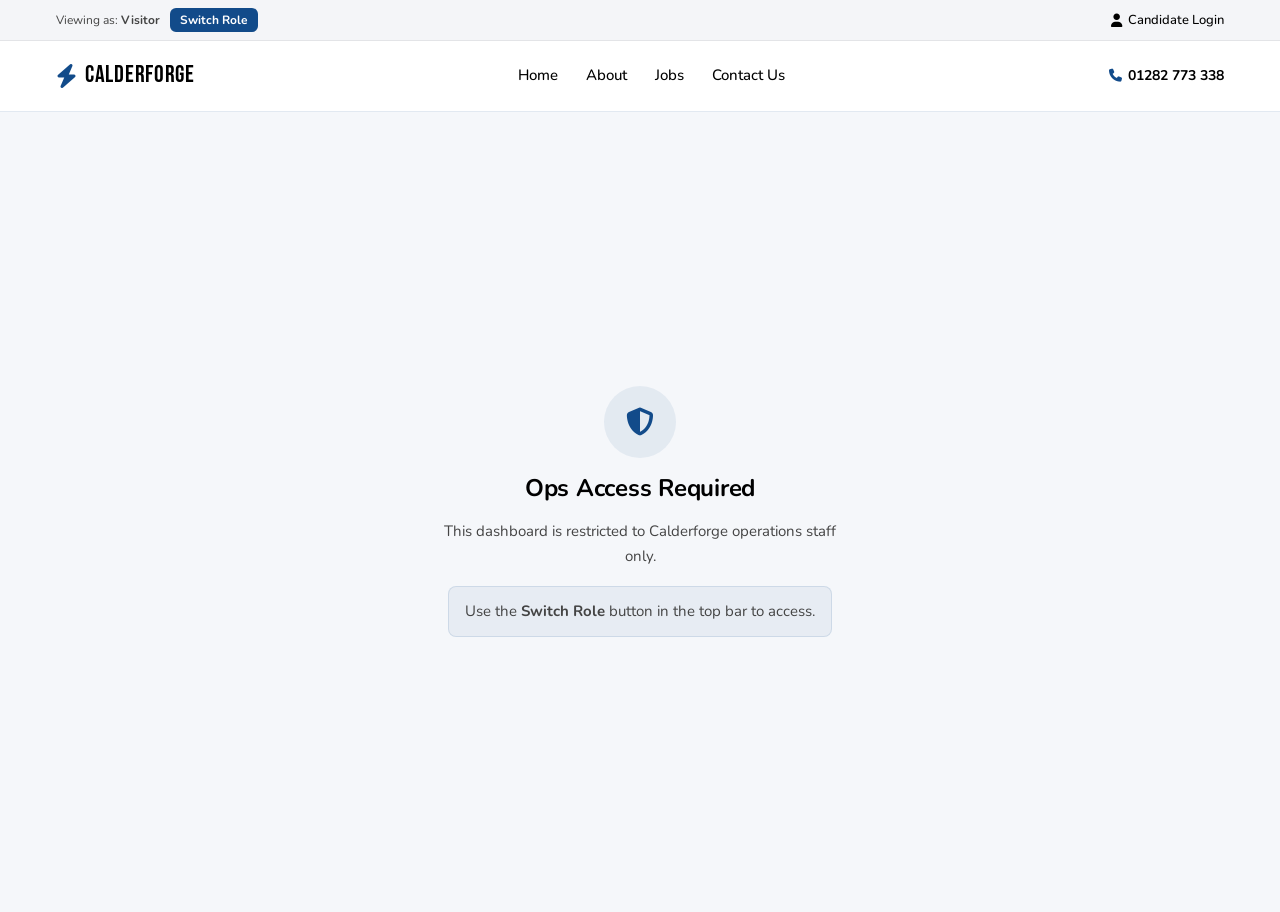
<file: applications.html>
﻿<!DOCTYPE html>
<html lang="en-GB" data-role="visitor">
<head>
  <meta charset="UTF-8">
  <script src="js/role-init.js"></script>
  <meta name="viewport" content="width=device-width, initial-scale=1.0">
  <meta name="description" content="Calderforge ops dashboard - manage and review job applicants.">
  <title>Applications | Calderforge Ops</title>
  <link rel="preconnect" href="https://fonts.googleapis.com">
  <link rel="preconnect" href="https://fonts.gstatic.com" crossorigin>
  <link href="https://fonts.googleapis.com/css2?family=Bebas+Neue&family=Nunito:wght@300;400;600;700;800&display=swap" rel="stylesheet">
  <link rel="stylesheet" href="https://cdnjs.cloudflare.com/ajax/libs/font-awesome/6.5.0/css/all.min.css">
  <link rel="stylesheet" href="css/style.css">
</head>
<body>

  <div class="top-bar">
    <div class="top-bar__inner container">
      <a href="/employer-login" class="top-bar__link top-bar__link--hidden">
        <i class="fa-solid fa-building" aria-hidden="true"></i>
        Employer Login
      </a>
      <a href="/candidate-login" class="top-bar__link">
        <i class="fa-solid fa-user" aria-hidden="true"></i>
        Candidate Login
      </a>
    </div>
  </div>

  <nav class="nav" id="nav">
    <div class="nav__inner container">
      <a href="index.html" class="nav__logo">
        <i class="fa-solid fa-bolt nav__logo-icon" aria-hidden="true"></i>
        <span class="nav__logo-text">Calderforge</span>
      </a>
      <ul class="nav__links" id="nav-links">
        <li><a href="index.html"><i class="fa-solid fa-house nav__icon" aria-hidden="true"></i>Home</a></li>
        <li><a href="about.html"><i class="fa-solid fa-circle-info nav__icon" aria-hidden="true"></i>About</a></li>
        <li><a href="jobs.html"><i class="fa-solid fa-briefcase nav__icon" aria-hidden="true"></i>Jobs</a></li>
        <li><a href="about.html#contact-form"><i class="fa-solid fa-envelope nav__icon" aria-hidden="true"></i>Contact Us</a></li>
        <li class="role-employer nav__dropdown">
          <button class="nav__dropdown-toggle" aria-expanded="false" aria-haspopup="true">
            <i class="fa-solid fa-gauge nav__icon" aria-hidden="true"></i>Admin<i class="fa-solid fa-chevron-down nav__dropdown-arrow" aria-hidden="true"></i>
          </button>
          <ul class="nav__submenu">
            <li><a href="media.html">Media</a></li>
            <li><a href="applications.html" class="active">Applicants</a></li>
          </ul>
        </li>
      </ul>
      <a href="tel:+441282773338" class="nav__phone">
        <i class="fa-solid fa-phone" aria-hidden="true"></i>
        01282 773 338
      </a>
      <button class="nav__hamburger" aria-label="Toggle navigation" aria-expanded="false" aria-controls="nav-links">
        <span></span>
        <span></span>
        <span></span>
      </button>
    </div>
  </nav>

  <main class="media-main media-main--apps">

    <!-- Access Gate -->
    <div class="ops-gate">
      <div class="ops-gate__inner">
        <div class="ops-gate__icon">
          <i class="fa-solid fa-shield-halved" aria-hidden="true"></i>
        </div>
        <h2>Ops Access Required</h2>
        <p>This dashboard is restricted to Calderforge operations staff only.</p>
        <p class="ops-gate__hint">Use the <strong>Switch Role</strong> button in the top bar to access.</p>
      </div>
    </div>

    <!-- Ops Dashboard -->
    <div class="ops-dashboard" id="ops-dashboard">

      <!-- Dashboard top bar -->
      <div class="dash-topbar">
        <div class="dash-topbar__left">
          <span class="dash-badge">Ops Only</span>
          <h1 class="dash-title">Applications</h1>
        </div>
        <div class="dash-topbar__right">
          <button class="dash-action-btn" id="btn-export">
            <i class="fa-solid fa-file-export" aria-hidden="true"></i>
            Export
          </button>
        </div>
      </div>

      <!-- Three-column layout -->
      <div class="apps-layout">

        <!-- Column 1: Vacancy list -->
        <div class="vacancies-panel">
          <div class="apps-panel-label">Vacancies</div>
          <div class="vacancy-select-wrap">
            <select class="vacancy-select" id="vacancy-select" aria-label="Select a vacancy"></select>
          </div>
          <div class="vacancies-panel__header">
            <input class="vacancies-panel__search" type="search" placeholder="Search vacancies..." id="vacancy-search" aria-label="Search vacancies">
          </div>
          <div class="vacancy-list" id="vacancy-list"></div>
        </div>

        <div class="apps-divider" aria-hidden="true"></div>

        <!-- Column 2: Applicant list -->
        <div class="applicants-panel">
          <div class="applicants-panel__header">
            <div class="applicants-panel__subheader">
              <span class="applicants-panel__vacancy-title" id="applicants-vacancy-title">Select a vacancy</span>
              <span class="applicants-panel__count" id="applicants-count"></span>
            </div>
            <div class="apps-tabs">
              <button class="apps-tab apps-tab--active" data-tab="all">Applicants</button>
              <button class="apps-tab" data-tab="shortlisted">Shortlisted</button>
              <button class="apps-tab" data-tab="progress">Progress</button>
              <button class="apps-tab" data-tab="rejected">Rejected</button>
            </div>
            <input class="applicants-panel__search" type="search" placeholder="Search applicants..." id="applicant-search" aria-label="Search applicants">
          </div>
          <div class="applicant-list" id="applicant-list"></div>
        </div>

        <div class="apps-divider" aria-hidden="true"></div>

        <!-- Column 3: Applicant detail -->
        <div class="detail-panel" id="detail-panel">
          <div class="apps-panel-label">Profile</div>
          <div class="detail-empty" id="detail-empty">
            <div class="detail-empty__icon">
              <i class="fa-solid fa-user-tie" aria-hidden="true"></i>
            </div>
            <p>Select an applicant to view their profile</p>
          </div>
          <div class="detail-content" id="detail-content"></div>
        </div>

      </div>

    </div>

  </main>

  <script src="js/main.js" defer></script>
  <script src="js/applications.js" defer></script>
</body>
</html>
</file>
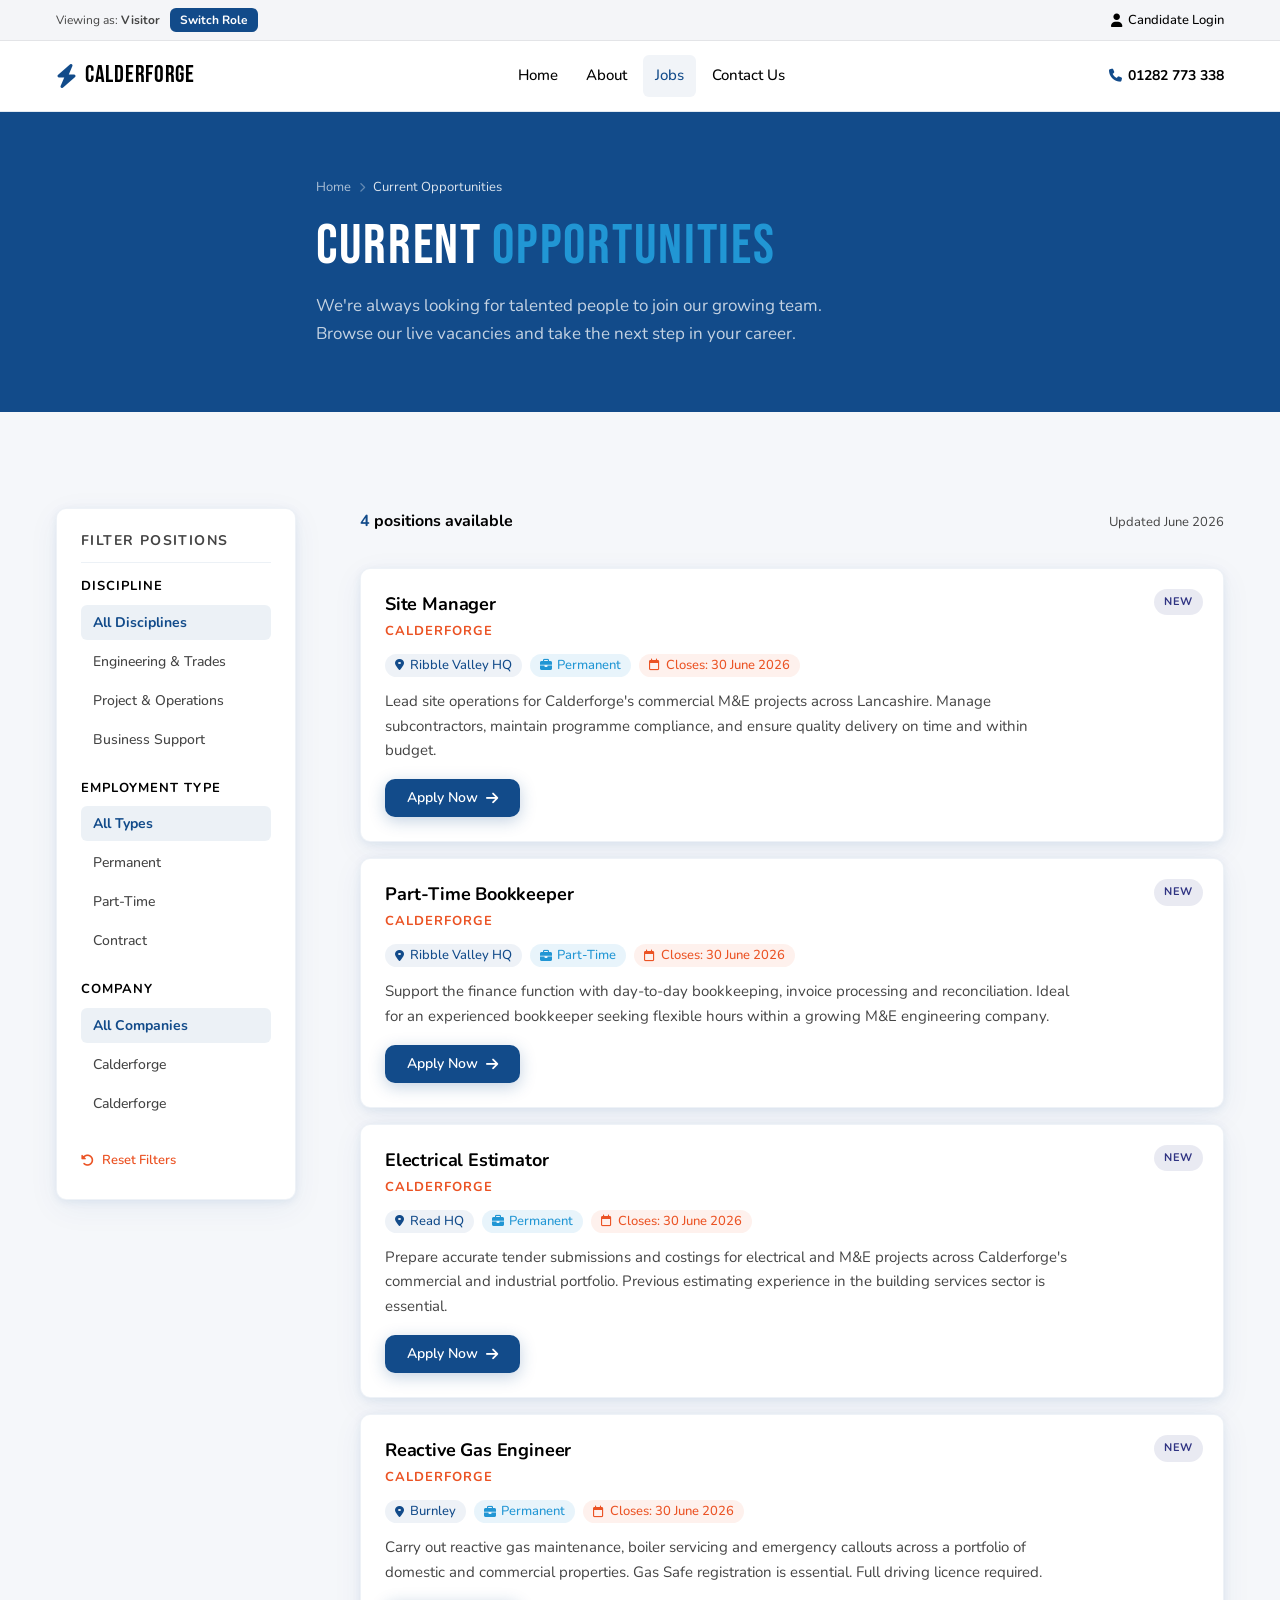
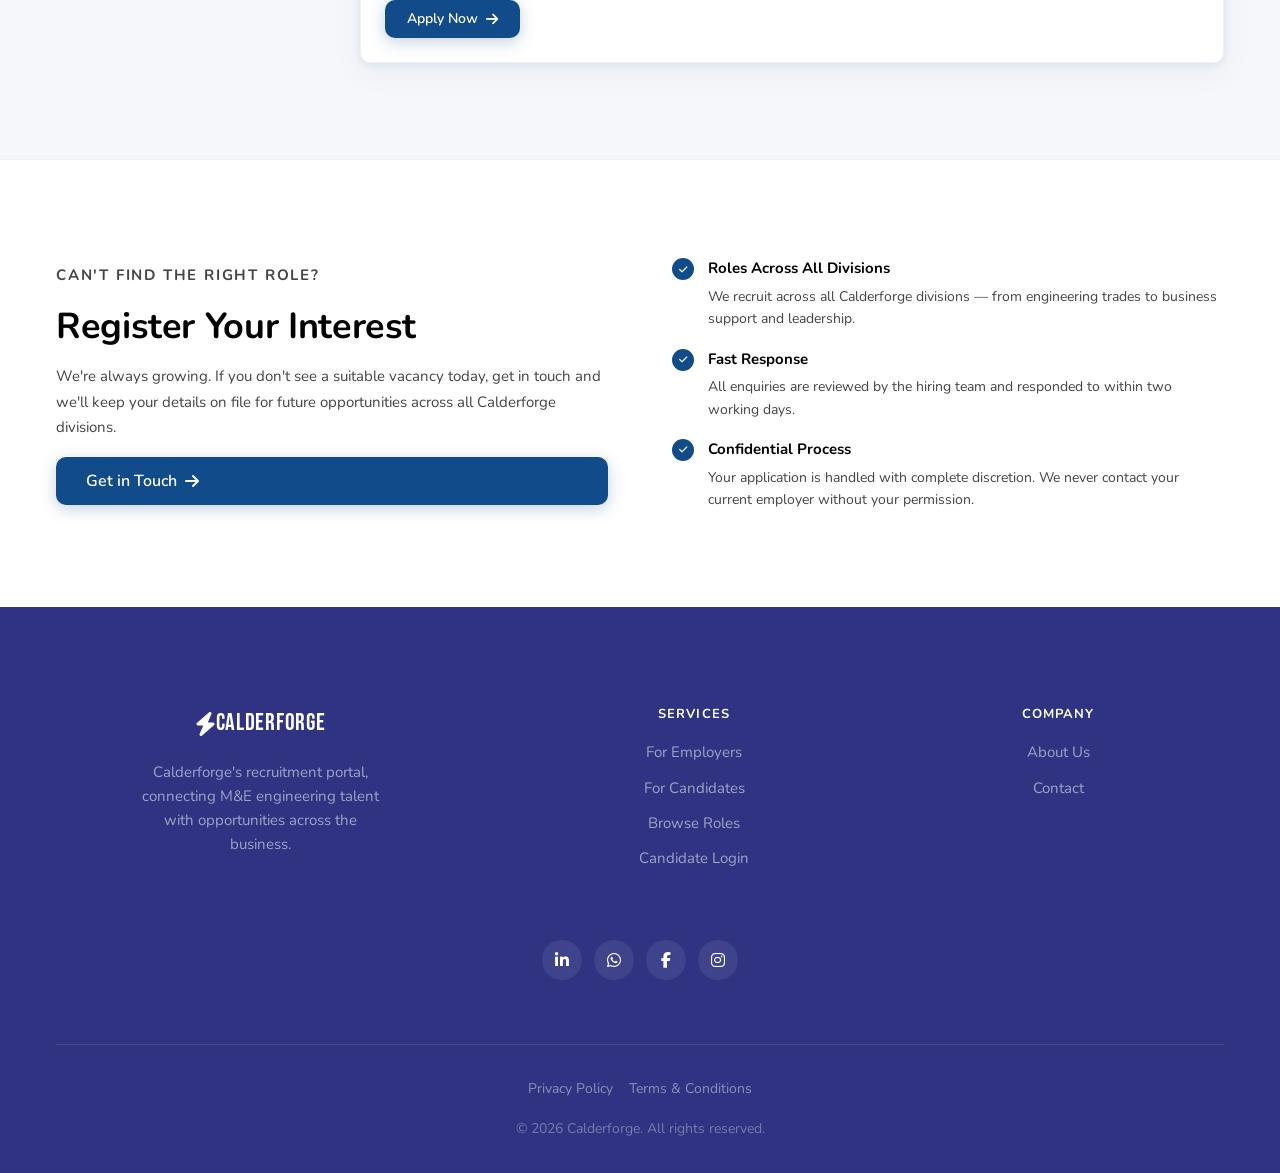
<file: jobs.html>
﻿<!DOCTYPE html>
<html lang="en-GB" data-role="visitor">
<head>
  <meta charset="UTF-8">
  <script src="js/role-init.js"></script>
  <meta name="viewport" content="width=device-width, initial-scale=1.0">
  <meta name="description" content="Current job opportunities at Calderforge. Browse live vacancies across M&E engineering, trades, project management and business support roles in Lancashire.">
  <title>Current Opportunities | Calderforge M&amp;E Engineering</title>
  <link rel="preconnect" href="https://fonts.googleapis.com">
  <link rel="preconnect" href="https://fonts.gstatic.com" crossorigin>
  <link href="https://fonts.googleapis.com/css2?family=Bebas+Neue&family=Nunito:wght@300;400;600;700;800&display=swap" rel="stylesheet">
  <link rel="stylesheet" href="https://cdnjs.cloudflare.com/ajax/libs/font-awesome/6.5.0/css/all.min.css">
  <link rel="stylesheet" href="css/style.css">
</head>
<body>

  <div class="top-bar">
    <div class="top-bar__inner container">
      <a href="/employer-login" class="top-bar__link top-bar__link--hidden">
        <i class="fa-solid fa-building" aria-hidden="true"></i>
        Employer Login
      </a>
      <a href="/candidate-login" class="top-bar__link">
        <i class="fa-solid fa-user" aria-hidden="true"></i>
        Candidate Login
      </a>
    </div>
  </div>

  <nav class="nav" id="nav">
    <div class="nav__inner container">
      <a href="index.html" class="nav__logo">
        <i class="fa-solid fa-bolt nav__logo-icon" aria-hidden="true"></i>
        <span class="nav__logo-text">Calderforge</span>
      </a>
      <ul class="nav__links" id="nav-links">
        <li><a href="index.html"><i class="fa-solid fa-house nav__icon" aria-hidden="true"></i>Home</a></li>
        <li><a href="about.html"><i class="fa-solid fa-circle-info nav__icon" aria-hidden="true"></i>About</a></li>
        <li><a href="jobs.html" class="active"><i class="fa-solid fa-briefcase nav__icon" aria-hidden="true"></i>Jobs</a></li>
        <li><a href="about.html#contact-form"><i class="fa-solid fa-envelope nav__icon" aria-hidden="true"></i>Contact Us</a></li>
        <li class="role-employer nav__dropdown">
          <button class="nav__dropdown-toggle" aria-expanded="false" aria-haspopup="true">
            <i class="fa-solid fa-gauge nav__icon" aria-hidden="true"></i>Admin<i class="fa-solid fa-chevron-down nav__dropdown-arrow" aria-hidden="true"></i>
          </button>
          <ul class="nav__submenu">
            <li><a href="media.html">Media</a></li>
            <li><a href="applications.html">Applicants</a></li>
          </ul>
        </li>
      </ul>
      <a href="tel:+441282773338" class="nav__phone">
        <i class="fa-solid fa-phone" aria-hidden="true"></i>
        01282 773 338
      </a>
      <button class="nav__hamburger" aria-label="Toggle navigation" aria-expanded="false" aria-controls="nav-links">
        <span></span>
        <span></span>
        <span></span>
      </button>
    </div>
  </nav>

  <main>

    <!-- Page Hero -->
    <section class="page-hero page-hero--jobs">
      <div class="page-hero__inner container">
        <nav class="breadcrumb" aria-label="Breadcrumb">
          <a href="index.html">Home</a>
          <i class="fa-solid fa-chevron-right" aria-hidden="true"></i>
          <span aria-current="page">Current Opportunities</span>
        </nav>
        <h1>Current <span class="accent--hero">Opportunities</span></h1>
        <p>We're always looking for talented people to join our growing team. Browse our live vacancies and take the next step in your career.</p>
      </div>
    </section>

    <!-- Jobs Section -->
    <section class="jobs-section">
      <div class="jobs-layout container">

        <!-- Filter Sidebar -->
        <aside class="jobs-sidebar">
          <h2 class="jobs-sidebar__title">Filter Positions</h2>

          <div class="filter-group">
            <h3 class="filter-group__title">Discipline</h3>
            <ul class="filter-list" data-filter="discipline">
              <li><button class="filter-btn active" data-value="all">All Disciplines</button></li>
              <li><button class="filter-btn" data-value="engineering-trades">Engineering &amp; Trades</button></li>
              <li><button class="filter-btn" data-value="project-operations">Project &amp; Operations</button></li>
              <li><button class="filter-btn" data-value="business-support">Business Support</button></li>
            </ul>
          </div>

          <div class="filter-group">
            <h3 class="filter-group__title">Employment Type</h3>
            <ul class="filter-list" data-filter="type">
              <li><button class="filter-btn active" data-value="all">All Types</button></li>
              <li><button class="filter-btn" data-value="permanent">Permanent</button></li>
              <li><button class="filter-btn" data-value="part-time">Part-Time</button></li>
              <li><button class="filter-btn" data-value="contract">Contract</button></li>
            </ul>
          </div>

          <div class="filter-group">
            <h3 class="filter-group__title">Company</h3>
            <ul class="filter-list" data-filter="company">
              <li><button class="filter-btn active" data-value="all">All Companies</button></li>
              <li><button class="filter-btn" data-value="calderforge">Calderforge</button></li>
              <li><button class="filter-btn" data-value="calderforge-2">Calderforge</button></li>
            </ul>
          </div>

          <button class="filter-reset" id="filter-reset">
            <i class="fa-solid fa-rotate-left" aria-hidden="true"></i>
            Reset Filters
          </button>
        </aside>

        <!-- Main Content -->
        <div class="jobs-main">

          <div class="jobs-count-bar">
            <p class="jobs-count"><span id="jobs-visible-count">4</span> positions available</p>
            <p class="jobs-updated">Updated June 2026</p>
          </div>

          <ul class="job-list" id="job-list" aria-label="Current job listings">

            <!-- Site Manager -->
            <li class="job-card" data-discipline="project-operations" data-type="permanent" data-company="calderforge">
              <div class="job-card__main">
                <div class="job-card__header">
                  <h3 class="job-card__title">Site Manager</h3>
                  <span class="job-card__company">Calderforge</span>
                </div>
                <ul class="job-card__meta" aria-label="Job details">
                  <li class="job-tag job-tag--location">
                    <i class="fa-solid fa-location-dot" aria-hidden="true"></i>
                    Ribble Valley HQ
                  </li>
                  <li class="job-tag job-tag--type">
                    <i class="fa-solid fa-briefcase" aria-hidden="true"></i>
                    Permanent
                  </li>
                  <li class="job-tag job-tag--date">
                    <i class="fa-regular fa-calendar" aria-hidden="true"></i>
                    Closes: 30 June 2026
                  </li>
                </ul>
                <p class="job-card__desc">Lead site operations for Calderforge's commercial M&amp;E projects across Lancashire. Manage subcontractors, maintain programme compliance, and ensure quality delivery on time and within budget.</p>
                <div class="job-card__footer">
                  <a href="about.html#contact-form" class="btn btn--primary btn--sm">
                    Apply Now
                    <i class="fa-solid fa-arrow-right" aria-hidden="true"></i>
                  </a>
                </div>
              </div>
              <div class="job-card__side">
                <span class="job-badge job-badge--new">New</span>
                <span class="job-employer-label">Calderforge</span>
              </div>
            </li>

            <!-- Part-Time Bookkeeper -->
            <li class="job-card" data-discipline="business-support" data-type="part-time" data-company="calderforge">
              <div class="job-card__main">
                <div class="job-card__header">
                  <h3 class="job-card__title">Part-Time Bookkeeper</h3>
                  <span class="job-card__company">Calderforge</span>
                </div>
                <ul class="job-card__meta" aria-label="Job details">
                  <li class="job-tag job-tag--location">
                    <i class="fa-solid fa-location-dot" aria-hidden="true"></i>
                    Ribble Valley HQ
                  </li>
                  <li class="job-tag job-tag--type">
                    <i class="fa-solid fa-briefcase" aria-hidden="true"></i>
                    Part-Time
                  </li>
                  <li class="job-tag job-tag--date">
                    <i class="fa-regular fa-calendar" aria-hidden="true"></i>
                    Closes: 30 June 2026
                  </li>
                </ul>
                <p class="job-card__desc">Support the finance function with day-to-day bookkeeping, invoice processing and reconciliation. Ideal for an experienced bookkeeper seeking flexible hours within a growing M&amp;E engineering company.</p>
                <div class="job-card__footer">
                  <a href="about.html#contact-form" class="btn btn--primary btn--sm">
                    Apply Now
                    <i class="fa-solid fa-arrow-right" aria-hidden="true"></i>
                  </a>
                </div>
              </div>
              <div class="job-card__side">
                <span class="job-badge job-badge--new">New</span>
                <span class="job-employer-label">Calderforge</span>
              </div>
            </li>

            <!-- Electrical Estimator -->
            <li class="job-card" data-discipline="project-operations" data-type="permanent" data-company="calderforge">
              <div class="job-card__main">
                <div class="job-card__header">
                  <h3 class="job-card__title">Electrical Estimator</h3>
                  <span class="job-card__company">Calderforge</span>
                </div>
                <ul class="job-card__meta" aria-label="Job details">
                  <li class="job-tag job-tag--location">
                    <i class="fa-solid fa-location-dot" aria-hidden="true"></i>
                    Read HQ
                  </li>
                  <li class="job-tag job-tag--type">
                    <i class="fa-solid fa-briefcase" aria-hidden="true"></i>
                    Permanent
                  </li>
                  <li class="job-tag job-tag--date">
                    <i class="fa-regular fa-calendar" aria-hidden="true"></i>
                    Closes: 30 June 2026
                  </li>
                </ul>
                <p class="job-card__desc">Prepare accurate tender submissions and costings for electrical and M&amp;E projects across Calderforge's commercial and industrial portfolio. Previous estimating experience in the building services sector is essential.</p>
                <div class="job-card__footer">
                  <a href="about.html#contact-form" class="btn btn--primary btn--sm">
                    Apply Now
                    <i class="fa-solid fa-arrow-right" aria-hidden="true"></i>
                  </a>
                </div>
              </div>
              <div class="job-card__side">
                <span class="job-badge job-badge--new">New</span>
                <span class="job-employer-label">Calderforge</span>
              </div>
            </li>

            <!-- Reactive Gas Engineer -->
            <li class="job-card" data-discipline="engineering-trades" data-type="permanent" data-company="calderforge">
              <div class="job-card__main">
                <div class="job-card__header">
                  <h3 class="job-card__title">Reactive Gas Engineer</h3>
                  <span class="job-card__company">Calderforge</span>
                </div>
                <ul class="job-card__meta" aria-label="Job details">
                  <li class="job-tag job-tag--location">
                    <i class="fa-solid fa-location-dot" aria-hidden="true"></i>
                    Burnley
                  </li>
                  <li class="job-tag job-tag--type">
                    <i class="fa-solid fa-briefcase" aria-hidden="true"></i>
                    Permanent
                  </li>
                  <li class="job-tag job-tag--date">
                    <i class="fa-regular fa-calendar" aria-hidden="true"></i>
                    Closes: 30 June 2026
                  </li>
                </ul>
                <p class="job-card__desc">Carry out reactive gas maintenance, boiler servicing and emergency callouts across a portfolio of domestic and commercial properties. Gas Safe registration is essential. Full driving licence required.</p>
                <div class="job-card__footer">
                  <a href="about.html#contact-form" class="btn btn--primary btn--sm">
                    Apply Now
                    <i class="fa-solid fa-arrow-right" aria-hidden="true"></i>
                  </a>
                </div>
              </div>
              <div class="job-card__side">
                <span class="job-badge job-badge--new">New</span>
                <span class="job-employer-label">Calderforge</span>
              </div>
            </li>

          </ul>

          <!-- No results state -->
          <div class="jobs-empty" id="jobs-empty" hidden>
            <div class="jobs-empty__icon">
              <i class="fa-solid fa-magnifying-glass" aria-hidden="true"></i>
            </div>
            <h3>No matching positions</h3>
            <p>No current vacancies match your filters. Try adjusting your selection or <a href="about.html#contact-form">register your interest</a> and we'll be in touch when something suitable comes up.</p>
            <button class="filter-reset" id="filter-reset-empty">
              <i class="fa-solid fa-rotate-left" aria-hidden="true"></i>
              Clear Filters
            </button>
          </div>

        </div>
      </div>
    </section>

    <!-- Register Interest -->
    <section class="register-interest">
      <div class="register-interest__inner container">
        <div class="register-interest__content">
          <p class="kicker">Can't Find the Right Role?</p>
          <h2>Register Your Interest</h2>
          <p>We're always growing. If you don't see a suitable vacancy today, get in touch and we'll keep your details on file for future opportunities across all Calderforge divisions.</p>
          <a href="about.html#contact-form" class="btn btn--primary">
            Get in Touch
            <i class="fa-solid fa-arrow-right" aria-hidden="true"></i>
          </a>
        </div>
        <div class="register-interest__list">
          <ul class="check-list">
            <li class="check-item">
              <div class="check-item__bullet"><i class="fa-solid fa-check" aria-hidden="true"></i></div>
              <div class="check-item__body">
                <p class="check-item__title">Roles Across All Divisions</p>
                <p class="check-item__desc">We recruit across all Calderforge divisions — from engineering trades to business support and leadership.</p>
              </div>
            </li>
            <li class="check-item">
              <div class="check-item__bullet"><i class="fa-solid fa-check" aria-hidden="true"></i></div>
              <div class="check-item__body">
                <p class="check-item__title">Fast Response</p>
                <p class="check-item__desc">All enquiries are reviewed by the hiring team and responded to within two working days.</p>
              </div>
            </li>
            <li class="check-item">
              <div class="check-item__bullet"><i class="fa-solid fa-check" aria-hidden="true"></i></div>
              <div class="check-item__body">
                <p class="check-item__title">Confidential Process</p>
                <p class="check-item__desc">Your application is handled with complete discretion. We never contact your current employer without your permission.</p>
              </div>
            </li>
          </ul>
        </div>
      </div>
    </section>

  </main>

  <footer id="contact">
    <div class="footer__inner container">
      <div class="footer__brand">
        <a href="index.html" class="footer__logo">
          <i class="fa-solid fa-bolt nav__logo-icon" aria-hidden="true"></i>
          <span class="nav__logo-text">Calderforge</span>
        </a>
        <p class="footer__tagline">Calderforge's recruitment portal, connecting M&amp;E engineering talent with opportunities across the business.</p>
      </div>
      <div class="footer__cols">
        <div class="footer__col">
          <p class="footer__col-heading">Services</p>
          <ul>
            <li><a href="/employers">For Employers</a></li>
            <li><a href="/candidates">For Candidates</a></li>
            <li><a href="jobs.html">Browse Roles</a></li>
            <li><a href="/candidate-login">Candidate Login</a></li>
          </ul>
        </div>
        <div class="footer__col">
          <p class="footer__col-heading">Company</p>
          <ul>
            <li><a href="about.html">About Us</a></li>

            <li><a href="about.html#contact-form">Contact</a></li>
          </ul>
        </div>
      </div>
      <div class="footer__social">
        <a href="#" aria-label="Connect with us on LinkedIn">
          <i class="fa-brands fa-linkedin-in" aria-hidden="true"></i>
        </a>
        <a href="#" aria-label="Contact us on WhatsApp">
          <i class="fa-brands fa-whatsapp" aria-hidden="true"></i>
        </a>
        <a href="#" aria-label="Follow us on Facebook">
          <i class="fa-brands fa-facebook-f" aria-hidden="true"></i>
        </a>
        <a href="#" aria-label="Follow us on Instagram">
          <i class="fa-brands fa-instagram" aria-hidden="true"></i>
        </a>
      </div>
      <div class="footer__bottom">
        <div class="footer__legal">
          <a href="/privacy-policy">Privacy Policy</a>
          <a href="/terms">Terms &amp; Conditions</a>
        </div>
        <p class="footer__copyright">&copy; 2026 Calderforge. All rights reserved.</p>
      </div>
    </div>
  </footer>

  <button class="back-to-top" id="back-to-top" aria-label="Back to top">
    <svg class="back-to-top__ring" viewBox="0 0 54 54" aria-hidden="true">
      <circle class="back-to-top__track" cx="27" cy="27" r="24"/>
      <circle class="back-to-top__fill" id="scroll-progress" cx="27" cy="27" r="24"/>
    </svg>
    <i class="fa-solid fa-chevron-up"></i>
  </button>

  <script src="js/main.js" defer></script>
  <script src="js/jobs.js" defer></script>
</body>
</html>
</file>
<file: css/style.css>
:root {
  --cl-primary: #124B8A;
  --cl-secondary: #2196D4;
  --cl-indigo: #2F3382;
  --cl-deep: #2F3382;
  --cl-accent: #EB5324;
  --cl-text: #000000;
  --cl-muted: #444444;
  --cl-white: #ffffff;
  --cl-light-bg: #f5f7fa;
  --space-xs: 0.5rem;
  --space-sm: 1rem;
  --space-md: 2rem;
  --space-lg: clamp(2rem, 6vw, 4rem);
  --space-xl: clamp(3rem, 8vw, 6rem);
  --font-display: 'Bebas Neue', sans-serif;
  --font-body: 'Nunito', sans-serif;
  --radius: 10px;
  --shadow: 0 4px 24px rgba(18, 75, 138, 0.10), 0 1px 4px rgba(18, 75, 138, 0.06);
  --shadow-card: 0 2px 8px rgba(18, 75, 138, 0.08), 0 8px 32px rgba(18, 75, 138, 0.06);
  --shadow-hero: 0 20px 60px rgba(18, 75, 138, 0.18), 0 4px 16px rgba(18, 75, 138, 0.10);
}

*, *::before, *::after {
  box-sizing: border-box;
  margin: 0;
  padding: 0;
}

[hidden] { display: none !important; }

html { scroll-behavior: smooth; }

body {
  font-family: var(--font-body);
  color: var(--cl-text);
  background: var(--cl-white);
  line-height: 1.7;
  overflow-x: hidden;
  -webkit-font-smoothing: antialiased;
}

h1, h2, h3, h4, h5, h6 {
  font-weight: 700;
  line-height: 1.2;
  letter-spacing: -0.01em;
  color: var(--cl-text);
}

h1 {
  font-family: var(--font-display);
  font-size: clamp(2.5rem, 6vw, 4.25rem);
  font-weight: 400;
  letter-spacing: 0.03em;
  text-transform: uppercase;
  line-height: 1.05;
}

h2 {
  font-family: var(--font-body);
  font-size: clamp(1.5rem, 3vw, 2.25rem);
  font-weight: 700;
}

h3 {
  font-family: var(--font-body);
  font-weight: 700;
}

p { color: var(--cl-text); line-height: 1.7; }

a {
  color: var(--cl-text);
  text-decoration: none;
  transition: color 0.18s ease;
}

a:hover { color: var(--cl-primary); }

a:focus-visible {
  outline: 2px solid var(--cl-primary);
  outline-offset: 3px;
  border-radius: 2px;
}

ul { list-style: none; }

img { display: block; max-width: 100%; height: auto; }

button { cursor: pointer; border: none; background: none; font-family: inherit; }

.container {
  width: 100%;
  max-width: 1200px;
  margin: 0 auto;
  padding: 0 var(--space-sm);
}

/* Shared utilities */

.kicker {
  display: inline-block;
  font-size: 0.75rem;
  font-weight: 700;
  color: var(--cl-primary);
  text-transform: uppercase;
  letter-spacing: 0.12em;
}

.accent { color: var(--cl-accent); }
.accent--blue { color: var(--cl-primary); }
.accent--hero { color: var(--cl-secondary); }

.section-heading { text-align: center; }

/* Buttons */

.btn {
  display: inline-flex;
  align-items: center;
  gap: 0.5rem;
  padding: 0.875rem 1.75rem;
  font-family: var(--font-body);
  font-size: 1rem;
  font-weight: 600;
  border-radius: var(--radius);
  cursor: pointer;
  text-decoration: none;
  line-height: 1;
  border: 2px solid transparent;
  transition: transform 0.18s cubic-bezier(0.34, 1.56, 0.64, 1), box-shadow 0.18s ease;
}

.btn--primary {
  background: var(--cl-primary);
  color: var(--cl-white);
  box-shadow: 0 4px 16px rgba(18, 75, 138, 0.25);
}
.btn--primary:hover { color: var(--cl-white); transform: translateY(-2px); box-shadow: 0 8px 24px rgba(18, 75, 138, 0.32); }
.btn--primary:active { transform: translateY(0); }
.btn--primary:focus-visible { outline: 2px solid var(--cl-primary); outline-offset: 3px; }

.btn--outline {
  background: transparent;
  color: var(--cl-primary);
  border-color: var(--cl-primary);
}
.btn--outline:hover { color: var(--cl-primary); transform: translateY(-2px); box-shadow: 0 6px 20px rgba(18, 75, 138, 0.16); }
.btn--outline:active { transform: translateY(0); }
.btn--outline:focus-visible { outline: 2px solid var(--cl-primary); outline-offset: 3px; }

.btn--inverted {
  background: var(--cl-white);
  color: var(--cl-primary);
  border-color: var(--cl-white);
  box-shadow: 0 4px 16px rgba(0, 0, 0, 0.15);
}
.btn--inverted:hover { color: var(--cl-primary); transform: translateY(-2px); box-shadow: 0 8px 24px rgba(0, 0, 0, 0.22); }
.btn--inverted:active { transform: translateY(0); }
.btn--inverted:focus-visible { outline: 2px solid var(--cl-white); outline-offset: 3px; }

/* Top bar */

.top-bar {
  background: #f4f5f8;
  padding: 0.5rem 0;
  border-bottom: 1px solid rgba(0, 0, 0, 0.07);
}

.top-bar__inner {
  display: flex;
  justify-content: flex-end;
  align-items: center;
  gap: var(--space-md);
}

.top-bar__link {
  display: flex;
  align-items: center;
  gap: 0.375rem;
  color: var(--cl-text);
  font-size: 0.8125rem;
  font-weight: 500;
  transition: color 0.18s ease;
}
.top-bar__link:hover,
.top-bar__link:active { color: var(--cl-accent); }
.top-bar__link:focus-visible { outline: 2px solid var(--cl-primary); outline-offset: 3px; border-radius: 2px; }
.top-bar__link--hidden { display: none; }

/* Nav */

.nav {
  position: sticky;
  top: 0;
  z-index: 100;
  background: var(--cl-white);
  border-bottom: 1px solid rgba(18, 75, 138, 0.12);
  transition: box-shadow 0.18s ease;
}

.nav--scrolled { box-shadow: 0 2px 16px rgba(18, 75, 138, 0.12); }

.nav__inner {
  display: flex;
  align-items: center;
  justify-content: space-between;
  padding-top: 0.875rem;
  padding-bottom: 0.875rem;
}

.nav__phone {
  display: none;
}

.nav__logo { display: flex; align-items: center; gap: 0.5rem; flex-shrink: 0; }
.nav__logo:focus-visible { outline: 2px solid var(--cl-primary); outline-offset: 3px; border-radius: 2px; }

.nav__logo-icon { font-size: 1.5rem; color: var(--cl-primary); }
.nav__logo-text {
  font-family: var(--font-display);
  font-size: 1.5rem;
  letter-spacing: 0.03em;
  text-transform: uppercase;
  color: #000000;
}
.footer__logo .nav__logo-icon,
.footer__logo .nav__logo-text { color: #ffffff; }

.nav__links {
  display: none;
  flex-direction: column;
  position: absolute;
  top: 100%;
  left: 0;
  right: 0;
  background: var(--cl-white);
  border-bottom: 1px solid rgba(18, 75, 138, 0.12);
  padding: 0.5rem var(--space-sm);
  gap: 0.125rem;
  z-index: 99;
}

.nav--open .nav__links { display: flex; }

.nav__links a {
  display: flex;
  align-items: center;
  gap: 0.625rem;
  padding: 0.625rem 0.75rem;
  font-weight: 500;
  font-size: 0.9375rem;
  border-radius: 6px;
  color: var(--cl-text);
  transition: color 0.18s ease, background 0.18s ease;
}

.nav__icon {
  width: 1rem;
  text-align: center;
  color: var(--cl-primary);
  flex-shrink: 0;
}

.nav__links a:hover,
.nav__links a:active,
.nav__links a.active {
  color: var(--cl-primary);
  background: rgba(18, 75, 138, 0.06);
}

.nav__links a:focus-visible { outline: 2px solid var(--cl-primary); outline-offset: -2px; }

.nav__hamburger {
  display: flex;
  flex-direction: column;
  justify-content: space-between;
  width: 28px;
  height: 20px;
  padding: 0;
  flex-shrink: 0;
}

.nav__hamburger span {
  display: block;
  width: 100%;
  height: 2px;
  background: var(--cl-text);
  border-radius: 2px;
  transition: transform 0.22s ease, opacity 0.22s ease;
}

.nav--open .nav__hamburger span:nth-child(1) { transform: translateY(9px) rotate(45deg); }
.nav--open .nav__hamburger span:nth-child(2) { opacity: 0; }
.nav--open .nav__hamburger span:nth-child(3) { transform: translateY(-9px) rotate(-45deg); }
.nav__hamburger:focus-visible { outline: 2px solid var(--cl-primary); outline-offset: 4px; border-radius: 4px; }

@media (min-width: 768px) {
  .nav__hamburger { display: none; }

  .nav__phone {
    display: flex;
    align-items: center;
    gap: 0.4rem;
    font-size: 0.875rem;
    font-weight: 700;
    color: var(--cl-text);
    text-decoration: none;
    white-space: nowrap;
    flex-shrink: 0;
    transition: color 0.18s ease;
  }

  .nav__phone i { color: var(--cl-primary); font-size: 0.8125rem; }
  .nav__phone:hover { color: var(--cl-primary); }

  .nav__links {
    display: flex;
    flex: 1;
    flex-direction: row;
    position: static;
    border: none;
    padding: 0;
    gap: 0.25rem;
    align-items: center;
    justify-content: center;
  }
  .nav__links a { padding: 0.5rem 0.75rem; }
  .nav__icon { display: none; }
}

/* Hide Candidate Login pill from mobile hamburger; it remains on desktop */
@media (max-width: 767px) {
  .nav__links li:has(.nav__cta) { display: none; }
}

/* Nav pill CTA button */
.nav__cta {
  background: var(--cl-primary);
  color: var(--cl-white);
  padding: 0.5rem 1.375rem;
  border-radius: 50px;
  font-size: 0.875rem;
  font-weight: 600;
  transition: background 0.18s ease, transform 0.18s ease;
  white-space: nowrap;
}
.nav__cta:hover { background: var(--cl-secondary); color: var(--cl-white); transform: translateY(-1px); }
.nav__cta:focus-visible { outline: 2px solid var(--cl-primary); outline-offset: 3px; border-radius: 50px; }

/* Admin dropdown submenu */
.nav__dropdown { position: relative; }

.nav__dropdown-toggle {
  display: flex;
  align-items: center;
  gap: 0.625rem;
  padding: 0.625rem 0.75rem;
  font-weight: 500;
  font-size: 0.9375rem;
  border-radius: 6px;
  color: var(--cl-text);
  background: none;
  border: none;
  cursor: pointer;
  font-family: inherit;
  transition: color 0.18s ease, background 0.18s ease;
  width: 100%;
  text-align: left;
}

.nav__dropdown-toggle:hover,
.nav__dropdown.open .nav__dropdown-toggle,
.nav__dropdown:has(.active) .nav__dropdown-toggle {
  color: var(--cl-primary);
  background: rgba(18, 75, 138, 0.06);
}

.nav__dropdown-arrow {
  font-size: 0.6rem;
  transition: transform 0.2s ease;
  margin-left: auto;
}

.nav__dropdown.open .nav__dropdown-arrow { transform: rotate(180deg); }

.nav__submenu {
  display: none;
  list-style: none;
  padding: 0 0 0 1.5rem;
  margin: 0;
}

.nav__dropdown.open .nav__submenu { display: block; }

@media (min-width: 768px) {
  .nav__dropdown-toggle { padding: 0.5rem 0.75rem; width: auto; }
  .nav__dropdown-toggle .nav__icon { display: none; }
  .nav__dropdown-arrow { margin-left: 0.25rem; }

  .nav__submenu {
    position: absolute;
    top: calc(100% + 6px);
    right: 0;
    min-width: 150px;
    background: #fff;
    border-radius: 8px;
    box-shadow: 0 4px 20px rgba(18, 75, 138, 0.14);
    border: 1px solid rgba(18, 75, 138, 0.08);
    padding: 0.35rem 0;
    z-index: 200;
  }

  .nav__submenu a { padding: 0.5rem 1rem !important; white-space: nowrap; border-radius: 0; }
  .nav__submenu li:first-child a { border-radius: 8px 8px 0 0; }
  .nav__submenu li:last-child a { border-radius: 0 0 8px 8px; }
}

/* Hero — home page: centred text + mockup below */

.hero {
  background: var(--cl-light-bg);
  padding: var(--space-xl) 0 0;
}


.hero__inner {
  display: flex;
  flex-direction: column;
  align-items: center;
  text-align: center;
  gap: var(--space-lg);
}

.hero__text {
  display: flex;
  flex-direction: column;
  gap: var(--space-md);
  align-items: center;
  max-width: 740px;
}

.hero__text .kicker { margin-bottom: -0.5rem; }

.hero__actions {
  display: flex;
  flex-wrap: wrap;
  gap: 0.75rem;
  justify-content: center;
}

.hero__text h1 { max-width: none; }

.hero__text > p {
  font-size: 1.0625rem;
  max-width: 52ch;
  color: var(--cl-muted);
}

/* Mockup image (home hero) — full-width below centred text, mobile only */
.hero__mockup {
  width: 100%;
  max-width: 1100px;
  border-radius: 14px 14px 0 0;
  overflow: hidden;
  box-shadow: var(--shadow-hero);
  margin-top: var(--space-sm);
}

@media (min-width: 700px) {
  .hero__mockup { display: none; }
  .hero { padding-bottom: var(--space-lg); }
  .hero + .feature { padding-top: var(--space-lg); }
}

.hero__mockup img {
  width: 100%;
  display: block;
}

/* 2x2 photo grid (about hero) */
.hero--split .hero__inner {
  display: grid;
  grid-template-columns: repeat(auto-fit, minmax(300px, 1fr));
  gap: var(--space-lg);
  align-items: center;
  text-align: left;
  padding-bottom: var(--space-xl);
}

.hero--split .hero__text {
  align-items: flex-start;
  max-width: none;
}

.hero--split .hero__text > p { max-width: 44ch; }

.hero--split { padding-bottom: 0; }

.hero__images {
  display: grid;
  grid-template-columns: 1fr 1fr;
  gap: 0.75rem;
}

.hero__img-wrap {
  border-radius: var(--radius);
  overflow: hidden;
  box-shadow: var(--shadow);
  aspect-ratio: 4 / 3;
}

.hero__img-wrap img {
  width: 100%;
  height: 100%;
  object-fit: cover;
  display: block;
}

/* Feature sections */

.feature { padding: var(--space-xl) 0; }
.feature--alt { background: var(--cl-light-bg); }

.feature__inner {
  display: grid;
  grid-template-columns: repeat(auto-fit, minmax(300px, 1fr));
  gap: var(--space-lg);
  align-items: center;
}

@media (max-width: 599px) {
  .feature__content { order: 1; }
  .feature__image-stack,
  .feature__inner > .feature__image { order: 2; }
  .feature__image-stack .feature__image:last-child { display: none; }
}

.feature__content {
  display: flex;
  flex-direction: column;
  gap: 1.25rem;
  align-items: flex-start;
}

.feature__accent {
  display: block;
  width: 48px;
  height: 3px;
  background: var(--cl-accent);
  border-radius: 2px;
}

.feature__content h2 { max-width: 24ch; }

.feature__content > p {
  max-width: 46ch;
  color: var(--cl-muted);
  font-size: 0.9375rem;
}

/* Check-list bullet style (replaces old feature__list) */
.check-list {
  display: flex;
  flex-direction: column;
  gap: 1rem;
}

.check-item {
  display: flex;
  gap: 0.875rem;
  align-items: flex-start;
}

.check-item__bullet {
  width: 22px;
  height: 22px;
  border-radius: 50%;
  background: var(--cl-primary);
  display: flex;
  align-items: center;
  justify-content: center;
  flex-shrink: 0;
  margin-top: 2px;
}

.check-item__bullet i {
  font-size: 0.6rem;
  color: var(--cl-white);
}

.check-item__body { flex: 1; }

.check-item__title {
  font-weight: 700;
  font-size: 0.9375rem;
  color: var(--cl-text);
  margin-bottom: 0.25rem;
}

.check-item__desc {
  font-size: 0.875rem;
  color: var(--cl-muted);
  line-height: 1.6;
}

/* Feature image */
.feature__image {
  border-radius: var(--radius);
  overflow: hidden;
  box-shadow: var(--shadow);
  aspect-ratio: 4 / 3;
}

.feature__image img {
  width: 100%;
  height: 100%;
  object-fit: cover;
  display: block;
}

/* Feature image stack (2 stacked images) */
.feature__image-stack {
  display: flex;
  flex-direction: column;
  gap: 0.75rem;
}

.feature__image-stack .feature__image {
  aspect-ratio: 16 / 9;
}

/* Trust strip */

.trust-strip {
  background: var(--cl-light-bg);
  padding: var(--space-xl) 0;
}

.trust-strip__inner {
  display: flex;
  flex-direction: column;
  gap: var(--space-lg);
  align-items: center;
  text-align: center;
}

.trust-strip__heading h2 { max-width: 28ch; margin: 0 auto; }
.trust-strip__heading p { max-width: 44ch; margin: 0.5rem auto 0; color: var(--cl-muted); }

.trust-strip__grid {
  display: grid;
  grid-template-columns: repeat(auto-fit, minmax(180px, 1fr));
  gap: var(--space-md);
  width: 100%;
}

.trust-item {
  display: flex;
  flex-direction: column;
  align-items: center;
  gap: 0.75rem;
  text-align: center;
}

.trust-item__icon {
  width: 60px;
  height: 60px;
  border-radius: 50%;
  background: rgba(18, 75, 138, 0.08);
  display: flex;
  align-items: center;
  justify-content: center;
}

.trust-item__icon i { font-size: 1.375rem; color: var(--cl-primary); }

.trust-item__title { font-weight: 700; font-size: 0.9375rem; }

.trust-item__desc { font-size: 0.875rem; color: var(--cl-muted); line-height: 1.5; max-width: 18ch; }

/* Social proof */

.social-proof { padding: var(--space-xl) 0; }

.social-proof__inner {
  display: grid;
  grid-template-columns: 1fr 2fr;
  gap: var(--space-lg);
  align-items: center;
}

@media (max-width: 768px) {
  .social-proof__inner { grid-template-columns: 1fr; }
}

.social-proof__stat {
  display: flex;
  flex-direction: column;
  gap: var(--space-sm);
}

.social-proof__img-wrap {
  border-radius: var(--radius);
  overflow: hidden;
  box-shadow: var(--shadow);
  aspect-ratio: 4/3;
  margin-bottom: var(--space-sm);
}

.social-proof__img-wrap img {
  width: 100%;
  height: 100%;
  object-fit: cover;
  display: block;
}

.social-proof__num {
  font-size: 2.75rem;
  font-weight: 800;
  color: var(--cl-primary);
  letter-spacing: -0.04em;
  line-height: 1;
}

.social-proof__label { font-size: 0.9375rem; color: var(--cl-muted); }

.social-proof__quote {
  display: flex;
  flex-direction: column;
  gap: var(--space-md);
}

.social-proof__text {
  font-size: 1.0625rem;
  font-style: italic;
  line-height: 1.75;
  color: var(--cl-muted);
}

.social-proof__text::before { content: '\201C'; }
.social-proof__text::after { content: '\201D'; }

.social-proof__name { font-weight: 700; font-size: 0.9375rem; }
.social-proof__role { font-size: 0.875rem; color: var(--cl-muted); }

/* Logo grid / ticker */

.logo-grid {
  background: var(--cl-white);
  padding: var(--space-xl) 0;
  border-top: 1px solid rgba(18, 75, 138, 0.08);
  border-bottom: 1px solid rgba(18, 75, 138, 0.08);
  overflow: hidden;
}

@media (min-width: 768px) {
  .logo-grid { padding: var(--space-md) 0; }
}

.logo-grid__inner {
  display: flex;
  flex-direction: column;
  gap: var(--space-lg);
  align-items: center;
}

/* Ticker */
.logo-ticker {
  overflow: hidden;
  width: 100%;
  padding: var(--space-md) 0;
  mask-image: linear-gradient(to right, transparent 0%, black 8%, black 92%, transparent 100%);
  -webkit-mask-image: linear-gradient(to right, transparent 0%, black 8%, black 92%, transparent 100%);
}

.logo-ticker__track {
  display: flex;
  align-items: center;
  gap: 2rem;
  width: max-content;
  animation: ticker-scroll 56s linear infinite;
}

.logo-ticker__track:hover {
  animation-play-state: paused;
}

@keyframes ticker-scroll {
  from { transform: translateX(0); }
  to   { transform: translateX(-50%); }
}

.logo-placeholder {
  background: var(--cl-light-bg);
  border-radius: var(--radius);
  height: 96px;
  width: 120px;
  flex-shrink: 0;
  display: flex;
  align-items: center;
  justify-content: center;
  padding: 0.75rem;
}

.accreditation-img {
  max-width: 72px;
  max-height: 72px;
  width: auto;
  height: auto;
  filter: grayscale(1) opacity(0.55);
  display: block;
}

.logo-placeholder span {
  font-size: 0.75rem;
  font-weight: 600;
  color: #94a3b8;
  letter-spacing: 0.06em;
  text-transform: uppercase;
}

/* CTA banner */

.cta-banner {
  background: var(--cl-primary);
  padding: var(--space-xl) 0;
}

.cta-banner__inner {
  display: flex;
  flex-direction: column;
  align-items: center;
  gap: var(--space-md);
  text-align: center;
}

.cta-banner__inner h2 {
  color: var(--cl-white);
  font-size: clamp(1.75rem, 4vw, 2.5rem);
  max-width: 24ch;
}

.cta-banner__inner > p {
  color: rgba(255, 255, 255, 0.8);
  font-size: 1.0625rem;
  max-width: 46ch;
}

/* Platform preview (dark section) */

.platform-preview {
  background: var(--cl-deep);
  padding: var(--space-xl) 0;
}

.platform-preview__inner {
  display: flex;
  flex-direction: column;
  gap: var(--space-lg);
}

.platform-preview__heading { text-align: center; }
.platform-preview__heading .kicker { color: rgba(255, 255, 255, 0.55); }
.platform-preview__heading h2 { color: var(--cl-white); margin-top: 0.5rem; }
.platform-preview__heading h2 .accent { color: var(--cl-accent); }
.platform-preview__heading p { color: rgba(255, 255, 255, 0.6); margin-top: 0.5rem; }

.platform-preview__grid {
  display: grid;
  grid-template-columns: repeat(auto-fit, minmax(280px, 1fr));
  gap: var(--space-md);
}

.preview-card {
  border-radius: var(--radius);
  overflow: hidden;
  box-shadow: 0 4px 24px rgba(0, 0, 0, 0.3);
  aspect-ratio: 16 / 10;
}

.preview-card img {
  width: 100%;
  height: 100%;
  object-fit: cover;
  display: block;
  transition: transform 0.35s ease;
}

.preview-card:hover img { transform: scale(1.04); }

/* Footer */

footer {
  background: var(--cl-deep);
  padding: var(--space-xl) 0 var(--space-md);
}

.footer__inner {
  display: flex;
  flex-wrap: wrap;
  gap: var(--space-lg);
  justify-content: center;
  text-align: center;
}

.footer__brand {
  flex: 1 1 240px;
  display: flex;
  flex-direction: column;
  gap: var(--space-sm);
  align-items: center;
}

.footer__logo { display: inline-flex; align-items: center; }
.footer__logo:hover { opacity: 0.8; }
.footer__logo:focus-visible { outline: 2px solid var(--cl-white); outline-offset: 3px; border-radius: 2px; }

.footer__tagline {
  font-size: 0.9375rem;
  color: rgba(255, 255, 255, 0.55);
  line-height: 1.6;
  max-width: 28ch;
}

.footer__social { display: flex; gap: 0.75rem; justify-content: center; width: 100%; margin-top: 0.25rem; }

.footer__social a {
  display: flex;
  align-items: center;
  justify-content: center;
  width: 40px;
  height: 40px;
  border-radius: 50%;
  background: rgba(255, 255, 255, 0.08);
  color: var(--cl-white);
  font-size: 1rem;
  transition: background 0.18s ease, transform 0.18s cubic-bezier(0.34, 1.56, 0.64, 1);
}

.footer__social a:hover { background: rgba(255, 255, 255, 0.18); transform: translateY(-2px); color: var(--cl-white); }
.footer__social a:active { transform: translateY(0); }
.footer__social a:focus-visible { outline: 2px solid var(--cl-white); outline-offset: 3px; }

.footer__cols {
  flex: 2 1 360px;
  display: flex;
  flex-wrap: wrap;
  gap: var(--space-md);
  justify-content: center;
}

.footer__col { flex: 1 1 130px; min-width: 0; text-align: center; }

.footer__col-heading {
  font-size: 0.8125rem;
  font-weight: 700;
  color: var(--cl-white);
  text-transform: uppercase;
  letter-spacing: 0.08em;
  margin-bottom: 0.875rem;
}

.footer__col ul { display: flex; flex-direction: column; gap: 0.5rem; }

.footer__col a {
  font-size: 0.9375rem;
  color: rgba(255, 255, 255, 0.55);
  transition: color 0.18s ease;
}

.footer__col a:hover { color: var(--cl-white); }
.footer__col a:focus-visible { outline: 2px solid var(--cl-white); outline-offset: 3px; border-radius: 2px; }

.footer__bottom {
  flex: 0 0 100%;
  border-top: 1px solid rgba(255, 255, 255, 0.10);
  padding-top: var(--space-md);
  display: flex;
  flex-direction: column;
  align-items: center;
  gap: var(--space-sm);
  text-align: center;
}

.footer__legal { display: flex; flex-wrap: wrap; gap: var(--space-sm); justify-content: center; }

.footer__legal a {
  font-size: 0.875rem;
  color: rgba(255, 255, 255, 0.45);
  transition: color 0.18s ease;
}

.footer__legal a:hover { color: var(--cl-white); }
.footer__legal a:focus-visible { outline: 2px solid var(--cl-white); outline-offset: 3px; border-radius: 2px; }

.footer__copyright { font-size: 0.875rem; color: rgba(255, 255, 255, 0.35); }

/* ===========================
   ABOUT PAGE COMPONENTS
   =========================== */

/* Value cards (horizontal) */

.values { padding: var(--space-xl) 0; }

.values__inner {
  display: flex;
  flex-direction: column;
  gap: var(--space-lg);
  align-items: center;
}

.values__heading { text-align: center; }
.values__heading .kicker { margin-bottom: 0.5rem; }

.values__grid {
  display: grid;
  grid-template-columns: repeat(auto-fit, minmax(280px, 1fr));
  gap: var(--space-md);
}

.value-card {
  background: var(--cl-white);
  border-radius: var(--radius);
  padding: 1.5rem;
  box-shadow: var(--shadow-card);
  display: flex;
  flex-direction: row;
  gap: 1rem;
  align-items: flex-start;
  border: 1px solid rgba(18, 75, 138, 0.06);
}

.value-card__icon {
  width: 44px;
  height: 44px;
  border-radius: 10px;
  background: rgba(18, 75, 138, 0.08);
  display: flex;
  align-items: center;
  justify-content: center;
  flex-shrink: 0;
}

.value-card__icon i { font-size: 1.125rem; color: var(--cl-primary); }

.value-card__body { display: flex; flex-direction: column; gap: 0.375rem; }

.value-card__title { font-weight: 700; font-size: 1rem; line-height: 1.3; }

.value-card__desc { font-size: 0.875rem; color: var(--cl-muted); line-height: 1.65; }

/* Our Story — images with badge */

.story-images {
  position: relative;
  padding-bottom: 2rem;
  padding-right: 2rem;
}

.story-images__grid {
  display: grid;
  grid-template-columns: 1fr 1fr;
  gap: 0.75rem;
}

.story-images__img {
  border-radius: var(--radius);
  overflow: hidden;
  box-shadow: var(--shadow);
  aspect-ratio: 3 / 4;
}

.story-images__img img {
  width: 100%;
  height: 100%;
  object-fit: cover;
  display: block;
}

.story-images__badge {
  position: absolute;
  bottom: 0;
  right: 0;
  width: 112px;
  height: 112px;
  border-radius: 50%;
  background: var(--cl-primary);
  color: var(--cl-white);
  display: flex;
  flex-direction: column;
  align-items: center;
  justify-content: center;
  box-shadow: var(--shadow);
  text-align: center;
  gap: 2px;
}

.story-images__badge-num {
  font-size: 1.875rem;
  font-weight: 800;
  letter-spacing: -0.04em;
  line-height: 1;
}

.story-images__badge-label {
  font-size: 0.6875rem;
  font-weight: 600;
  opacity: 0.9;
  line-height: 1.3;
  padding: 0 0.625rem;
  text-align: center;
}

/* Story inline stats */

.story-stats {
  display: flex;
  gap: var(--space-lg);
  flex-wrap: wrap;
  justify-content: center;
  padding-top: var(--space-sm);
  border-top: 1px solid rgba(18, 75, 138, 0.10);
}

.story-stat {
  display: flex;
  flex-direction: column;
  align-items: center;
  text-align: center;
}

.story-stat__num {
  display: block;
  font-size: 1.875rem;
  font-weight: 800;
  letter-spacing: -0.04em;
  color: var(--cl-primary);
  line-height: 1;
}

.story-stat__label {
  display: block;
  font-size: 0.8125rem;
  color: var(--cl-muted);
  margin-top: 0.25rem;
}

/* Team */

.team {
  padding: var(--space-xl) 0;
  background: var(--cl-white);
}

.team__split {
  display: grid;
  grid-template-columns: 2fr 3fr;
  gap: var(--space-lg);
  align-items: center;
}

@media (max-width: 768px) {
  .team__split { grid-template-columns: 1fr; }
}

.team__intro {
  display: flex;
  flex-direction: column;
  gap: var(--space-sm);
}

.team__intro h2 { max-width: 22ch; }

.team__intro > p { font-size: 0.9375rem; color: var(--cl-muted); line-height: 1.7; }

.team__cards {
  display: grid;
  grid-template-columns: repeat(auto-fit, minmax(160px, 1fr));
  gap: var(--space-md);
}

.team-card {
  background: var(--cl-light-bg);
  border-radius: var(--radius);
  padding: var(--space-md) var(--space-sm);
  text-align: center;
  display: flex;
  flex-direction: column;
  align-items: center;
  gap: 0.375rem;
}

.team-card__avatar {
  width: 96px;
  height: 96px;
  border-radius: 50%;
  overflow: hidden;
  margin-bottom: 0.5rem;
  box-shadow: var(--shadow);
}

.team-card__avatar img {
  width: 100%;
  height: 100%;
  object-fit: cover;
  display: block;
}

.team-card__name { font-weight: 700; font-size: 1rem; color: var(--cl-primary); }

.team-card__role { font-size: 0.75rem; color: var(--cl-muted); font-weight: 500; }

.team-card__bio { font-size: 0.8125rem; color: var(--cl-muted); line-height: 1.6; margin-top: 0.25rem; }

.team-card__social {
  display: inline-flex;
  align-items: center;
  justify-content: center;
  width: 32px;
  height: 32px;
  border-radius: 50%;
  background: var(--cl-primary);
  color: var(--cl-white);
  font-size: 0.875rem;
  margin-top: 0.5rem;
  transition: background 0.18s ease, transform 0.18s cubic-bezier(0.34, 1.56, 0.64, 1);
}

.team-card__social:hover { background: var(--cl-secondary); color: var(--cl-white); transform: translateY(-2px); }

/* Vision / Mission / Purpose */

.vmp {
  background: var(--cl-white);
  padding: var(--space-md) 0;
  border-top: 1px solid rgba(18, 75, 138, 0.08);
  border-bottom: 1px solid rgba(18, 75, 138, 0.08);
}

@media (min-width: 768px) {
  .vmp { padding: var(--space-xl) 0; }
}

.vmp__inner {
  display: grid;
  grid-template-columns: repeat(auto-fit, minmax(220px, 1fr));
  gap: var(--space-sm);
}

@media (min-width: 768px) {
  .vmp__inner { gap: var(--space-md); }
}

.vmp-card {
  display: flex;
  flex-direction: row;
  align-items: flex-start;
  gap: 1rem;
  padding: var(--space-sm);
}

@media (min-width: 768px) {
  .vmp-card { padding: var(--space-md) var(--space-sm); }
}

.vmp-card__icon {
  width: 52px;
  height: 52px;
  border-radius: 50%;
  background: rgba(18, 75, 138, 0.08);
  display: flex;
  align-items: center;
  justify-content: center;
  flex-shrink: 0;
}

.vmp-card__icon i { font-size: 1.375rem; color: var(--cl-primary); }

.vmp-card__body { display: flex; flex-direction: column; gap: 0.375rem; }

.vmp-card__label {
  font-size: 0.8125rem;
  font-weight: 700;
  color: var(--cl-muted);
  text-transform: uppercase;
  letter-spacing: 0.08em;
}

.vmp-card__text {
  font-size: 0.9375rem;
  color: var(--cl-text);
  line-height: 1.6;
}

/* Case studies */

.case-studies {
  background: var(--cl-light-bg);
  padding: var(--space-xl) 0;
}

.case-studies__inner {
  display: flex;
  flex-direction: column;
  gap: var(--space-lg);
  align-items: center;
}

.case-studies__heading { text-align: center; }
.case-studies__heading .kicker { margin-bottom: 0.5rem; }

.case-studies__grid {
  display: grid;
  grid-template-columns: repeat(auto-fit, minmax(260px, 1fr));
  gap: var(--space-md);
  width: 100%;
}

.case-card {
  background: var(--cl-white);
  border-radius: var(--radius);
  overflow: hidden;
  box-shadow: var(--shadow-card);
}

.case-card__img { aspect-ratio: 16/9; overflow: hidden; }

.case-card__img img {
  width: 100%;
  height: 100%;
  object-fit: cover;
  display: block;
  transition: transform 0.35s ease;
}

.case-card:hover .case-card__img img { transform: scale(1.04); }

.case-card__body {
  padding: 1.25rem 1.5rem;
  display: flex;
  flex-direction: column;
  gap: 0.375rem;
}

.case-card__name { font-weight: 700; font-size: 1rem; color: var(--cl-primary); }

.case-card__desc { font-size: 0.875rem; color: var(--cl-muted); line-height: 1.55; }

/* Results section (about page) */

.results {
  padding: var(--space-xl) 0;
  background: var(--cl-white);
}

.results__inner {
  display: grid;
  grid-template-columns: 1fr 1fr;
  gap: var(--space-xl);
  align-items: center;
}

@media (max-width: 768px) {
  .results__inner { grid-template-columns: 1fr; }
}

.results__content {
  display: flex;
  flex-direction: column;
  gap: 1.25rem;
}

.results__content h2 { max-width: 26ch; }

.results__content > p { font-size: 0.9375rem; color: var(--cl-muted); }

.results__stats {
  display: flex;
  gap: var(--space-lg);
  flex-wrap: wrap;
  padding-top: var(--space-sm);
  border-top: 1px solid rgba(18, 75, 138, 0.10);
}

.results-stat {
  display: flex;
  flex-direction: column;
  gap: 0.25rem;
}

.results-stat__num {
  font-size: 2rem;
  font-weight: 800;
  color: var(--cl-primary);
  letter-spacing: -0.04em;
  line-height: 1;
}

.results-stat__stars {
  color: #f4b942;
  font-size: 0.75rem;
  display: flex;
  gap: 2px;
  margin: 0.125rem 0;
}

.results-stat__label {
  font-size: 0.8125rem;
  color: var(--cl-muted);
}

.results__visual {
  border-radius: var(--radius);
  overflow: hidden;
  box-shadow: var(--shadow-hero);
}

.results__visual img {
  width: 100%;
  height: auto;
  display: block;
}

/* Disciplines section */

.disciplines {
  position: relative;
  padding: var(--space-md) 0 var(--space-xl);
  background-image: url('https://images.unsplash.com/photo-1504917595217-d4dc5ebe6122?w=1920&h=1080&fit=crop&auto=format&q=80');
  background-size: cover;
  background-position: center;
  background-attachment: fixed;
}

@media (max-width: 767px) {
  .disciplines { background-attachment: scroll; }
}

.disciplines::before {
  content: '';
  position: absolute;
  inset: 0;
  background: rgba(18, 38, 72, 0.82);
  z-index: 0;
}

.disciplines__inner {
  position: relative;
  z-index: 1;
  display: flex;
  flex-direction: column;
  gap: var(--space-lg);
}

.disciplines__heading {
  text-align: center;
  max-width: 48ch;
  margin: 0 auto;
  color: var(--cl-white);
}

.disciplines__heading .kicker { color: var(--cl-accent); }

.disciplines__heading h2 { color: var(--cl-white); }
.disciplines__heading h2 .accent--blue { color: var(--cl-secondary); }

.disciplines__heading p:last-child {
  color: rgba(255, 255, 255, 0.65);
  font-size: 0.9375rem;
  margin-top: 0.75rem;
}

.disciplines__grid {
  display: grid;
  grid-template-columns: 1fr;
  gap: var(--space-md);
}

@media (min-width: 480px) {
  .disciplines__grid { grid-template-columns: repeat(2, 1fr); }
}

@media (min-width: 960px) {
  .disciplines__grid { grid-template-columns: repeat(3, 1fr); }
}

.discipline-card {
  background: rgba(255, 255, 255, 0.08);
  backdrop-filter: blur(14px);
  -webkit-backdrop-filter: blur(14px);
  border: 1px solid rgba(255, 255, 255, 0.18);
  border-radius: var(--radius);
  padding: var(--space-md);
  box-shadow: 0 8px 32px rgba(0, 0, 0, 0.25);
  display: flex;
  flex-direction: column;
  gap: 0.875rem;
}

.discipline-card__icon {
  width: 44px;
  height: 44px;
  border-radius: 10px;
  background: rgba(255, 255, 255, 0.12);
  display: flex;
  align-items: center;
  justify-content: center;
  color: var(--cl-white);
  font-size: 1.125rem;
  flex-shrink: 0;
}

.discipline-card__title {
  font-size: 1rem;
  font-weight: 700;
  color: var(--cl-white);
  line-height: 1.3;
}

.discipline-card__list {
  list-style: none;
  padding: 0;
  margin: 0;
  display: flex;
  flex-direction: column;
  gap: 0.4rem;
}

.discipline-card__list li {
  font-size: 0.875rem;
  color: rgba(255, 255, 255, 0.72);
  padding-left: 1rem;
  position: relative;
}

.discipline-card__list li::before {
  content: '';
  position: absolute;
  left: 0;
  top: 0.45em;
  width: 5px;
  height: 5px;
  border-radius: 50%;
  background: var(--cl-accent);
}

/* Role-based visibility (demo switcher) */
.role-employer { display: none; }
.role-candidate { display: none; }

[data-role="employer"] .role-employer { display: block; }
[data-role="employer"] .role-candidate { display: block; }
[data-role="candidate"] .role-candidate { display: block; }
[data-role="candidate"] .btn--register { display: none; }
[data-role="visitor"] .btn--register { display: none; }

.role-switcher {
  display: flex;
  align-items: center;
  gap: 0.6rem;
  font-size: 0.75rem;
  color: var(--cl-text);
  margin-right: auto;
}

.role-switcher__label { color: var(--cl-muted); }

.role-switcher__btn {
  background: var(--cl-primary);
  color: var(--cl-white);
  border: none;
  border-radius: 6px;
  padding: 0.25rem 0.65rem;
  font-size: 0.75rem;
  font-weight: 700;
  cursor: pointer;
  transition: opacity 0.15s ease;
}

.role-switcher__btn:hover { opacity: 0.8; }

/* Back to top */

.back-to-top {
  position: fixed;
  bottom: 1.5rem;
  right: 1.5rem;
  width: 50px;
  height: 50px;
  border-radius: 50%;
  background: var(--cl-primary);
  color: var(--cl-white);
  border: none;
  cursor: pointer;
  display: flex;
  align-items: center;
  justify-content: center;
  font-size: 0.9rem;
  box-shadow: 0 4px 16px rgba(18, 75, 138, 0.30);
  opacity: 0;
  transform: translateY(12px);
  transition: opacity 0.25s ease, transform 0.25s ease, background 0.18s ease;
  pointer-events: none;
  z-index: 300;
}

.back-to-top.is-visible {
  opacity: 1;
  transform: translateY(0);
  pointer-events: auto;
}

.back-to-top:hover { background: var(--cl-secondary); }
.back-to-top:active { transform: translateY(2px); }
.back-to-top:focus-visible { outline: 2px solid var(--cl-primary); outline-offset: 3px; }

.back-to-top__ring {
  position: absolute;
  top: -2px;
  left: -2px;
  width: 54px;
  height: 54px;
  transform: rotate(-90deg);
  pointer-events: none;
}

.back-to-top__track {
  fill: none;
  stroke: rgba(255, 255, 255, 0.15);
  stroke-width: 3;
}

.back-to-top__fill {
  fill: none;
  stroke: var(--cl-accent);
  stroke-width: 3;
  stroke-linecap: round;
  stroke-dasharray: 150.8;
  stroke-dashoffset: 150.8;
  transition: stroke-dashoffset 0.1s linear;
}

/* ===========================
   JOBS PAGE COMPONENTS
   =========================== */

/* Page Hero — compact interior page header */

.page-hero {
  background: var(--cl-primary);
  position: relative;
  padding: clamp(2.5rem, 6vw, 4rem) 0;
  overflow: hidden;
}

.page-hero::before {
  content: '';
  position: absolute;
  inset: 0;
  background-image: url('https://images.unsplash.com/photo-1504917595217-d4dc5ebe6122?w=1920&h=600&fit=crop&auto=format&q=60');
  background-size: cover;
  background-position: center 40%;
  opacity: 0.18;
  z-index: 0;
}

.page-hero__inner {
  position: relative;
  z-index: 1;
  display: flex;
  flex-direction: column;
  gap: 1rem;
  max-width: 680px;
}

.page-hero h1 {
  color: var(--cl-white);
  font-size: clamp(2rem, 5vw, 3.5rem);
}

.page-hero > .page-hero__inner > p {
  color: rgba(255, 255, 255, 0.75);
  font-size: 1.0625rem;
  line-height: 1.65;
  max-width: 52ch;
}

/* Breadcrumb */

.breadcrumb {
  display: flex;
  align-items: center;
  gap: 0.5rem;
  font-size: 0.8125rem;
  color: rgba(255, 255, 255, 0.55);
  margin-bottom: 0.25rem;
}

.breadcrumb a {
  color: rgba(255, 255, 255, 0.65);
  transition: color 0.18s ease;
}

.breadcrumb a:hover { color: var(--cl-white); }

.breadcrumb i {
  font-size: 0.625rem;
  color: rgba(255, 255, 255, 0.35);
}

.breadcrumb span[aria-current="page"] {
  color: rgba(255, 255, 255, 0.85);
}

/* Jobs section layout */

.jobs-section {
  padding: var(--space-xl) 0;
  background: var(--cl-light-bg);
}

.jobs-layout {
  display: grid;
  grid-template-columns: 1fr;
  gap: var(--space-lg);
  align-items: start;
}

@media (min-width: 900px) {
  .jobs-layout {
    grid-template-columns: 240px 1fr;
  }
}

/* Filter sidebar */

.jobs-sidebar {
  background: var(--cl-white);
  border-radius: var(--radius);
  padding: 1.5rem;
  box-shadow: var(--shadow-card);
  border: 1px solid rgba(18, 75, 138, 0.07);
  display: flex;
  flex-direction: column;
  gap: 1.5rem;
}

.jobs-sidebar__title {
  font-size: 0.875rem;
  font-weight: 700;
  color: var(--cl-muted);
  text-transform: uppercase;
  letter-spacing: 0.1em;
  padding-bottom: 0.75rem;
  border-bottom: 1px solid rgba(18, 75, 138, 0.08);
  margin-bottom: -0.5rem;
}

.filter-group {
  display: flex;
  flex-direction: column;
  gap: 0.5rem;
}

.filter-group__title {
  font-size: 0.8125rem;
  font-weight: 700;
  color: var(--cl-text);
  text-transform: uppercase;
  letter-spacing: 0.08em;
  margin-bottom: 0.125rem;
}

.filter-list {
  display: flex;
  flex-direction: column;
  gap: 0.25rem;
}

.filter-btn {
  display: block;
  width: 100%;
  text-align: left;
  padding: 0.5rem 0.75rem;
  font-family: var(--font-body);
  font-size: 0.875rem;
  font-weight: 500;
  color: var(--cl-muted);
  background: transparent;
  border: none;
  border-radius: 6px;
  cursor: pointer;
  transition: color 0.18s ease, background 0.18s ease;
}

.filter-btn:hover {
  color: var(--cl-primary);
  background: rgba(18, 75, 138, 0.06);
}

.filter-btn.active {
  color: var(--cl-primary);
  background: rgba(18, 75, 138, 0.08);
  font-weight: 700;
}

.filter-btn:focus-visible {
  outline: 2px solid var(--cl-primary);
  outline-offset: -2px;
}

.filter-reset {
  display: flex;
  align-items: center;
  gap: 0.5rem;
  font-family: var(--font-body);
  font-size: 0.8125rem;
  font-weight: 600;
  color: var(--cl-accent);
  background: none;
  border: none;
  cursor: pointer;
  padding: 0.375rem 0;
  transition: opacity 0.18s ease;
}

.filter-reset:hover { opacity: 0.75; }
.filter-reset:focus-visible { outline: 2px solid var(--cl-accent); outline-offset: 3px; border-radius: 2px; }

/* Jobs main column */

.jobs-main {
  display: flex;
  flex-direction: column;
  gap: var(--space-md);
}

.jobs-count-bar {
  display: flex;
  align-items: center;
  justify-content: space-between;
  flex-wrap: wrap;
  gap: 0.5rem;
}

.jobs-count {
  font-weight: 700;
  font-size: 1rem;
  color: var(--cl-text);
}

.jobs-count span {
  color: var(--cl-primary);
}

.jobs-updated {
  font-size: 0.8125rem;
  color: var(--cl-muted);
}

/* Job list */

.job-list {
  display: flex;
  flex-direction: column;
  gap: 1rem;
}

/* Job card */

.job-card {
  background: var(--cl-white);
  border-radius: var(--radius);
  box-shadow: var(--shadow-card);
  border: 1px solid rgba(18, 75, 138, 0.07);
  display: grid;
  grid-template-columns: 1fr;
  transition: box-shadow 0.2s ease, transform 0.2s ease, border-color 0.2s ease;
  overflow: hidden;
}

@media (min-width: 600px) {
  .job-card {
    grid-template-columns: 1fr auto;
  }
}

.job-card:hover {
  box-shadow: 0 8px 32px rgba(18, 75, 138, 0.14);
  transform: translateY(-2px);
  border-color: rgba(18, 75, 138, 0.18);
}

.job-card[hidden] {
  display: none;
}

.job-card__main {
  padding: 1.5rem;
  display: flex;
  flex-direction: column;
  gap: 0.75rem;
}

.job-card__header {
  display: flex;
  flex-direction: column;
  gap: 0.25rem;
}

.job-card__title {
  font-size: 1.125rem;
  font-weight: 700;
  color: var(--cl-text);
  line-height: 1.3;
}

.job-card__company {
  font-size: 0.8125rem;
  font-weight: 700;
  color: var(--cl-accent);
  text-transform: uppercase;
  letter-spacing: 0.08em;
}

.job-card__company--alt {
  color: #c0392b;
}

.job-card__meta {
  display: flex;
  flex-wrap: wrap;
  gap: 0.5rem;
  list-style: none;
  padding: 0;
  margin: 0;
}

.job-tag {
  display: inline-flex;
  align-items: center;
  gap: 0.35rem;
  font-size: 0.8125rem;
  font-weight: 500;
  padding: 0.3rem 0.625rem;
  border-radius: 20px;
  line-height: 1;
}

.job-tag i { font-size: 0.75rem; }

.job-tag--location {
  background: rgba(18, 75, 138, 0.07);
  color: var(--cl-primary);
}

.job-tag--type {
  background: rgba(33, 150, 212, 0.10);
  color: var(--cl-secondary);
}

.job-tag--date {
  background: rgba(235, 83, 36, 0.08);
  color: var(--cl-accent);
}

.job-card__desc {
  font-size: 0.9375rem;
  color: var(--cl-muted);
  line-height: 1.65;
  display: -webkit-box;
  -webkit-line-clamp: 3;
  -webkit-box-orient: vertical;
  overflow: hidden;
}

.job-card__footer {
  margin-top: 0.25rem;
}

/* Small button variant */

.btn--sm {
  padding: 0.625rem 1.25rem;
  font-size: 0.875rem;
}

/* Job card side panel */

.job-card__side {
  padding: 1.25rem 1.25rem 1.25rem 0;
  display: flex;
  flex-direction: column;
  align-items: flex-end;
  justify-content: space-between;
  gap: 0.75rem;
  min-width: 120px;
}

@media (max-width: 599px) {
  .job-card__side {
    flex-direction: row;
    align-items: center;
    padding: 0 1.5rem 1.25rem;
  }
}

.job-badge {
  display: inline-block;
  padding: 0.25rem 0.625rem;
  border-radius: 20px;
  font-size: 0.6875rem;
  font-weight: 700;
  letter-spacing: 0.06em;
  text-transform: uppercase;
}

.job-badge--new {
  background: rgba(47, 51, 130, 0.10);
  color: var(--cl-indigo);
}

.job-employer-label {
  font-size: 0.75rem;
  font-weight: 700;
  color: rgba(255, 255, 255, 0.65);
  text-align: right;
  line-height: 1.3;
}

/* No results state */

.jobs-empty {
  background: var(--cl-white);
  border-radius: var(--radius);
  padding: 3rem 2rem;
  text-align: center;
  box-shadow: var(--shadow-card);
  border: 1px solid rgba(18, 75, 138, 0.07);
  display: flex;
  flex-direction: column;
  align-items: center;
  gap: 1rem;
}

.jobs-empty__icon {
  width: 56px;
  height: 56px;
  border-radius: 50%;
  background: rgba(18, 75, 138, 0.07);
  display: flex;
  align-items: center;
  justify-content: center;
  font-size: 1.375rem;
  color: var(--cl-primary);
}

.jobs-empty h3 {
  font-size: 1.125rem;
  color: var(--cl-text);
}

.jobs-empty p {
  font-size: 0.9375rem;
  color: var(--cl-muted);
  max-width: 40ch;
}

.jobs-empty a { color: var(--cl-primary); text-decoration: underline; }

/* Register Interest section */

.register-interest {
  background: var(--cl-white);
  padding: var(--space-xl) 0;
  border-top: 1px solid rgba(18, 75, 138, 0.08);
}

.register-interest__inner {
  display: grid;
  grid-template-columns: 1fr;
  gap: var(--space-lg);
  align-items: center;
}

@media (min-width: 768px) {
  .register-interest__inner {
    grid-template-columns: 1fr 1fr;
  }
}

.register-interest__content {
  display: flex;
  flex-direction: column;
  gap: 1rem;
}

.register-interest__content h2 { max-width: 24ch; }

.register-interest__content > p {
  font-size: 0.9375rem;
  color: var(--cl-muted);
  line-height: 1.7;
}

.register-interest__list .check-item__desc {
  font-size: 0.875rem;
}

/* ===========================
   CONTACT FORM
   =========================== */

.contact-form-section {
  background: var(--cl-light-bg);
  padding: var(--space-xl) 0;
  border-top: 1px solid rgba(18, 75, 138, 0.08);
}

.contact-form-section__inner {
  display: flex;
  flex-direction: column;
  gap: var(--space-lg);
}

.contact-form-section__heading {
  display: flex;
  flex-direction: column;
  gap: 0.75rem;
  text-align: center;
  max-width: 52ch;
  margin: 0 auto;
}

.contact-form-section__heading .kicker {
  margin-bottom: 0;
}

.contact-form-section__heading > p {
  font-size: 0.9375rem;
  color: var(--cl-muted);
  line-height: 1.7;
}

/* Form layout */

.contact-form {
  background: var(--cl-white);
  border-radius: var(--radius);
  padding: 1.5rem;
  box-shadow: var(--shadow-card);
  border: 1px solid rgba(18, 75, 138, 0.07);
  display: flex;
  flex-direction: column;
  gap: 1.25rem;
  max-width: 760px;
  margin: 0 auto;
  width: 100%;
}

@media (min-width: 640px) {
  .contact-form {
    padding: 2rem 2.5rem;
  }
}

/* Two-col row — single col on mobile, side by side on tablet+ */

.form-row {
  display: flex;
  flex-direction: column;
  gap: 1.25rem;
}

@media (min-width: 560px) {
  .form-row {
    flex-direction: row;
    gap: 1rem;
  }

  .form-row .form-group {
    flex: 1;
    min-width: 0;
  }
}

/* Individual field */

.form-group {
  display: flex;
  flex-direction: column;
  gap: 0.375rem;
}

.form-label {
  font-size: 0.875rem;
  font-weight: 600;
  color: var(--cl-text);
}

.form-label span[aria-hidden="true"] {
  color: var(--cl-accent);
  margin-left: 2px;
}

.form-label__optional {
  font-weight: 400;
  color: var(--cl-muted);
  font-size: 0.8125rem;
}

.form-input {
  font-family: var(--font-body);
  font-size: 1rem;
  color: var(--cl-text);
  background: var(--cl-white);
  border: 1.5px solid rgba(18, 75, 138, 0.20);
  border-radius: 8px;
  padding: 0.75rem 1rem;
  width: 100%;
  transition: border-color 0.18s ease, box-shadow 0.18s ease;
  appearance: none;
  -webkit-appearance: none;
  line-height: 1.5;
}

.form-input::placeholder {
  color: rgba(0, 0, 0, 0.30);
}

.form-input:hover {
  border-color: rgba(18, 75, 138, 0.40);
}

.form-input:focus {
  outline: none;
  border-color: var(--cl-primary);
  box-shadow: 0 0 0 3px rgba(18, 75, 138, 0.12);
}

.form-input:invalid:not(:placeholder-shown) {
  border-color: var(--cl-accent);
}

/* Select arrow */

.form-select {
  background-image: url("data:image/svg+xml,%3Csvg xmlns='http://www.w3.org/2000/svg' width='12' height='8' viewBox='0 0 12 8'%3E%3Cpath fill='%23124B8A' d='M1 1l5 5 5-5'/%3E%3C/svg%3E");
  background-repeat: no-repeat;
  background-position: right 1rem center;
  padding-right: 2.5rem;
  cursor: pointer;
}

/* Textarea */

.form-textarea {
  resize: vertical;
  min-height: 130px;
}

/* Form footer row */

.form-footer {
  display: flex;
  flex-direction: column;
  gap: 1rem;
  align-items: flex-start;
  padding-top: 0.25rem;
}

@media (min-width: 560px) {
  .form-footer {
    flex-direction: row;
    align-items: center;
    justify-content: space-between;
  }
}

.form-disclaimer {
  display: flex;
  align-items: center;
  gap: 0.5rem;
  font-size: 0.8125rem;
  color: var(--cl-muted);
  line-height: 1.5;
}

.form-disclaimer i {
  color: var(--cl-primary);
  flex-shrink: 0;
  font-size: 0.75rem;
}

/* Success state */

.form-success {
  display: flex;
  align-items: center;
  gap: 0.75rem;
  background: rgba(18, 75, 138, 0.06);
  border: 1px solid rgba(18, 75, 138, 0.15);
  border-radius: 8px;
  padding: 1rem 1.25rem;
  color: var(--cl-primary);
  font-weight: 600;
  font-size: 0.9375rem;
}

.form-success i {
  font-size: 1.25rem;
  flex-shrink: 0;
  color: #2e7d32;
}

/* ===========================
   OPS MEDIA DASHBOARD
   =========================== */

/* Ops-only nav link visibility */
.nav__links .role-employer { display: none; }
[data-role="employer"] .nav__links .role-employer { display: list-item; }

/* Full-height media page */
.media-main {
  min-height: calc(100vh - 100px);
  display: flex;
  flex-direction: column;
}

/* Access gate (non-ops) */
.ops-gate {
  flex: 1;
  display: flex;
  align-items: center;
  justify-content: center;
  background: var(--cl-light-bg);
  padding: var(--space-xl) var(--space-sm);
  text-align: center;
}

[data-role="employer"] .ops-gate { display: none; }

.ops-gate__inner {
  display: flex;
  flex-direction: column;
  align-items: center;
  gap: 1rem;
  max-width: 420px;
}

.ops-gate__icon {
  width: 72px;
  height: 72px;
  border-radius: 50%;
  background: rgba(18, 75, 138, 0.08);
  display: flex;
  align-items: center;
  justify-content: center;
  font-size: 1.75rem;
  color: var(--cl-primary);
}

.ops-gate__inner h2 { font-size: 1.5rem; }

.ops-gate__inner > p {
  color: var(--cl-muted);
  font-size: 0.9375rem;
}

.ops-gate__hint {
  font-size: 0.875rem;
  color: var(--cl-muted);
  background: rgba(18, 75, 138, 0.06);
  border: 1px solid rgba(18, 75, 138, 0.12);
  border-radius: 8px;
  padding: 0.75rem 1rem;
}

/* Ops dashboard (hidden until employer role) */
.ops-dashboard {
  display: none;
  flex-direction: column;
  flex: 1;
  background: linear-gradient(160deg, #18206a 0%, #2F3382 50%, #1a2d55 100%);
}

[data-role="employer"] .ops-dashboard { display: flex; }

/* Dashboard top bar */
.dash-topbar {
  display: flex;
  align-items: center;
  justify-content: space-between;
  flex-wrap: wrap;
  gap: 0.75rem;
  padding: 0.875rem 1.25rem;
  background: rgba(0, 0, 0, 0.22);
  border-bottom: 1px solid rgba(255, 255, 255, 0.08);
}

.dash-topbar__left {
  display: flex;
  align-items: center;
  gap: 0.75rem;
}

.dash-title {
  font-family: var(--font-body);
  font-size: 1rem;
  font-weight: 700;
  color: var(--cl-white);
  letter-spacing: 0.01em;
}

.dash-badge {
  display: inline-flex;
  align-items: center;
  padding: 0.2rem 0.625rem;
  border-radius: 20px;
  background: var(--cl-accent);
  color: var(--cl-white);
  font-size: 0.625rem;
  font-weight: 700;
  text-transform: uppercase;
  letter-spacing: 0.1em;
}

.dash-topbar__right {
  display: flex;
  align-items: center;
  gap: 0.5rem;
}

/* Campaigns — search bar above card list */
.campaigns-header {
  padding: 1rem 1.25rem 0;
}

/* Scrollable list of per-vacancy cards */
.campaigns-container {
  display: flex;
  flex-direction: column;
  gap: 1.5rem;
  padding: 1.25rem;
}

/* Individual vacancy campaign card */
.vacancy-card {
  background: rgba(255, 255, 255, 0.04);
  border: 1px solid rgba(255, 255, 255, 0.09);
  border-radius: var(--radius);
  overflow: hidden;
}

.vacancy-card__header {
  display: flex;
  align-items: center;
  gap: 0.75rem;
  flex-wrap: wrap;
  padding: 0.875rem 1.25rem;
  border-bottom: 1px solid rgba(255, 255, 255, 0.07);
  background: rgba(0, 0, 0, 0.15);
}

.vacancy-card__heading {
  display: flex;
  flex-direction: column;
  gap: 0.1rem;
}

.vacancy-card__title {
  font-family: var(--font-display);
  font-size: 1.15rem;
  color: #fff;
  letter-spacing: 0.04em;
  line-height: 1.1;
}

.vacancy-card__meta {
  font-size: 0.8rem;
  color: rgba(255, 255, 255, 0.5);
}

.vacancy-card__header .platform-tabs { margin-left: auto; }

.vacancy-card__body {
  display: flex;
  flex-direction: column;
  gap: 1rem;
  padding: 1.25rem;
}

.vacancy-card__left {
  display: flex;
  flex-direction: column;
  gap: 1rem;
}

.vacancy-card__right {
  display: flex;
  flex-direction: column;
  gap: 1rem;
}

@media (min-width: 900px) {
  .vacancy-card__body {
    flex-direction: row;
    align-items: flex-start;
    gap: 1.5rem;
  }

  .vacancy-card__left {
    flex: 0 0 55%;
    min-width: 0;
  }

  .vacancy-card__right {
    flex: 1;
    min-width: 0;
    display: grid;
    grid-template-columns: 1fr 1fr;
    gap: 1rem;
    align-content: start;
  }
}

/* Section label (small caps above things) */
.dash-section-label {
  font-size: 0.6875rem;
  font-weight: 700;
  color: rgba(255, 255, 255, 0.40);
  text-transform: uppercase;
  letter-spacing: 0.12em;
}

/* Sidebar search */
.dash-search {
  width: 100%;
  background: rgba(255, 255, 255, 0.07);
  border: 1px solid rgba(255, 255, 255, 0.12);
  border-radius: 8px;
  padding: 0.5rem 0.75rem;
  font-family: var(--font-body);
  font-size: 0.875rem;
  color: var(--cl-white);
  transition: border-color 0.18s ease;
}

.dash-search::placeholder { color: rgba(255, 255, 255, 0.30); }
.dash-search:focus { outline: none; border-color: var(--cl-secondary); }

/* Job list */
.dash-job-list {
  display: flex;
  flex-direction: column;
  gap: 0.25rem;
}

.dash-job-item {
  display: flex;
  align-items: center;
  gap: 0.625rem;
  padding: 0.625rem 0.75rem;
  border-radius: 8px;
  cursor: pointer;
  border: 1px solid transparent;
  transition: background 0.18s ease, border-color 0.18s ease;
  list-style: none;
}

.dash-job-item:hover {
  background: rgba(255, 255, 255, 0.08);
}

.dash-job-item.active {
  background: rgba(33, 150, 212, 0.18);
  border-color: rgba(33, 150, 212, 0.35);
}

.dash-job-item:focus-visible {
  outline: 2px solid var(--cl-secondary);
  outline-offset: -2px;
}

.dash-job-item__dot {
  width: 8px;
  height: 8px;
  border-radius: 50%;
  background: rgba(255, 255, 255, 0.20);
  flex-shrink: 0;
  transition: background 0.18s ease;
}

.dash-job-item.active .dash-job-item__dot { background: var(--cl-secondary); }

.dash-job-item__info { flex: 1; min-width: 0; }

.dash-job-item__title {
  font-size: 0.8125rem;
  font-weight: 600;
  color: var(--cl-white);
  white-space: nowrap;
  overflow: hidden;
  text-overflow: ellipsis;
  line-height: 1.3;
}

.dash-job-item__meta {
  font-size: 0.6875rem;
  color: rgba(255, 255, 255, 0.40);
  white-space: nowrap;
  overflow: hidden;
  text-overflow: ellipsis;
  margin-top: 0.125rem;
}

.dash-job-item__status {
  font-size: 0.5625rem;
  font-weight: 700;
  text-transform: uppercase;
  letter-spacing: 0.07em;
  padding: 0.2rem 0.45rem;
  border-radius: 20px;
  flex-shrink: 0;
}

.dash-job-item__status--live {
  background: rgba(46, 125, 50, 0.25);
  color: #81c784;
}

.dash-job-item__status--draft {
  background: rgba(235, 83, 36, 0.22);
  color: #ffb59a;
}

/* Dashboard cards (main area sections) */
.dash-card {
  background: rgba(255, 255, 255, 0.07);
  border: 1px solid rgba(255, 255, 255, 0.11);
  border-radius: var(--radius);
  padding: 1.25rem;
  display: flex;
  flex-direction: column;
  gap: 1rem;
}

.dash-section-header {
  display: flex;
  align-items: center;
  justify-content: space-between;
  flex-wrap: wrap;
  gap: 0.75rem;
}

.dash-section-header__left {
  display: flex;
  align-items: center;
  gap: 0.625rem;
}

.dash-section-title {
  font-size: 0.9375rem;
  font-weight: 700;
  color: var(--cl-white);
  line-height: 1.2;
}

.dash-hint {
  font-size: 0.75rem;
  color: rgba(255, 255, 255, 0.40);
}

.dash-status-badge {
  display: inline-block;
  padding: 0.15rem 0.5rem;
  border-radius: 20px;
  font-size: 0.5625rem;
  font-weight: 700;
  text-transform: uppercase;
  letter-spacing: 0.08em;
}

.dash-status-badge--draft {
  background: rgba(235, 83, 36, 0.20);
  color: #ffb59a;
}

.dash-status-badge--live {
  background: rgba(46, 125, 50, 0.22);
  color: #81c784;
}

/* Platform preview tabs */
.platform-tabs {
  display: flex;
  gap: 0.375rem;
}

.platform-tab {
  width: 32px;
  height: 32px;
  border-radius: 8px;
  background: rgba(255, 255, 255, 0.07);
  border: 1px solid rgba(255, 255, 255, 0.12);
  color: rgba(255, 255, 255, 0.45);
  font-size: 0.875rem;
  display: flex;
  align-items: center;
  justify-content: center;
  cursor: pointer;
  transition: background 0.18s ease, color 0.18s ease, border-color 0.18s ease;
}

.platform-tab:hover {
  background: rgba(255, 255, 255, 0.12);
  color: var(--cl-white);
}

.platform-tab.active {
  background: var(--cl-secondary);
  border-color: var(--cl-secondary);
  color: var(--cl-white);
}

.platform-tab:focus-visible { outline: 2px solid var(--cl-secondary); outline-offset: 2px; }

/* Social preview card */
.social-preview-card {
  position: relative;
  border-radius: 10px;
  overflow: hidden;
  aspect-ratio: 1200 / 627;
  background: var(--cl-deep);
  display: flex;
  flex-direction: column;
  justify-content: space-between;
}

.social-preview-card__bg {
  position: absolute;
  inset: 0;
}

.social-preview-card__bg img {
  width: 100%;
  height: 100%;
  object-fit: cover;
  transition: opacity 0.3s ease;
}

.social-preview-card__overlay {
  position: absolute;
  inset: 0;
  background: linear-gradient(130deg, rgba(18, 75, 138, 0.92) 0%, rgba(47, 51, 130, 0.78) 55%, rgba(0, 0, 0, 0.55) 100%);
}

.social-preview-card__header,
.social-preview-card__content,
.social-preview-card__footer {
  position: relative;
  z-index: 1;
}

.social-preview-card__header {
  display: flex;
  align-items: center;
  justify-content: space-between;
  padding: clamp(0.5rem, 1.5vw, 1rem) clamp(0.75rem, 2.5vw, 1.25rem) 0;
}

.social-preview-card__logo {
  display: flex;
  align-items: center;
  gap: 0.4em;
  color: #ffffff;
  font-family: var(--font-display);
  font-size: clamp(0.7rem, 1.8vw, 1rem);
  letter-spacing: 0.02em;
  text-transform: uppercase;
}

.social-preview-card__pill {
  font-size: clamp(0.45rem, 1.2vw, 0.6875rem);
  font-weight: 700;
  text-transform: uppercase;
  letter-spacing: 0.12em;
  padding: 0.2em 0.75em;
  border-radius: 20px;
  background: var(--cl-accent);
  color: var(--cl-white);
}

.social-preview-card__content {
  padding: 0 clamp(0.75rem, 2.5%, 1.25rem);
  display: flex;
  flex-direction: column;
  gap: 0.25rem;
}

.social-preview-card__kicker {
  font-size: clamp(0.5rem, 1.4vw, 0.75rem);
  font-weight: 700;
  color: var(--cl-secondary);
  text-transform: uppercase;
  letter-spacing: 0.1em;
}

.social-preview-card__title {
  font-family: var(--font-display);
  font-size: clamp(1rem, 4.5vw, 2.5rem);
  color: var(--cl-white);
  line-height: 1;
  letter-spacing: 0.02em;
}

.social-preview-card__meta {
  display: flex;
  flex-wrap: wrap;
  gap: 0.5rem;
  list-style: none;
  padding: 0;
  margin-top: 0.25rem;
}

.social-preview-card__meta li {
  font-size: clamp(0.45rem, 1.3vw, 0.75rem);
  color: rgba(255, 255, 255, 0.78);
  display: flex;
  align-items: center;
  gap: 0.3rem;
}

.social-preview-card__meta i {
  color: var(--cl-accent);
  font-size: 0.7em;
}

.social-preview-card__footer {
  display: flex;
  align-items: center;
  justify-content: space-between;
  padding: clamp(0.375rem, 1.5%, 0.75rem) clamp(0.75rem, 2.5%, 1.25rem);
  background: rgba(235, 83, 36, 0.88);
}

.social-preview-card__url {
  font-size: clamp(0.5rem, 1.4vw, 0.8125rem);
  font-weight: 700;
  color: var(--cl-white);
  letter-spacing: 0.04em;
}

.social-preview-card__footer i {
  color: rgba(255, 255, 255, 0.80);
  font-size: clamp(0.5rem, 1.2vw, 0.75rem);
}

/* Caption textarea */
.dash-label {
  font-size: 0.75rem;
  font-weight: 700;
  color: rgba(255, 255, 255, 0.50);
  text-transform: uppercase;
  letter-spacing: 0.1em;
}

.dash-input {
  background: rgba(255, 255, 255, 0.07);
  border: 1px solid rgba(255, 255, 255, 0.13);
  border-radius: 8px;
  padding: 0.625rem 0.875rem;
  font-family: var(--font-body);
  font-size: 0.875rem;
  color: var(--cl-white);
  width: 100%;
  transition: border-color 0.18s ease;
}

.dash-input::placeholder { color: rgba(255, 255, 255, 0.25); }
.dash-input:focus { outline: none; border-color: var(--cl-secondary); box-shadow: 0 0 0 3px rgba(33, 150, 212, 0.15); }
.dash-input::-webkit-calendar-picker-indicator { filter: invert(0.6); cursor: pointer; }
.dash-textarea { resize: none; min-height: 80px; line-height: 1.6; overflow: hidden; field-sizing: content; }

/* Media gallery */
.media-gallery {
  display: flex;
  flex-direction: column;
  gap: 0.875rem;
}

@media (min-width: 600px) {
  .media-gallery {
    flex-direction: row;
  }
}

.media-item {
  display: flex;
  flex-direction: column;
  gap: 0.5rem;
  flex: 1;
  min-width: 0;
}

.media-item__preview {
  border-radius: 8px;
  overflow: hidden;
  background: linear-gradient(135deg, #18206a 0%, #2F3382 50%, #124B8A 100%);
  border: 1px solid rgba(255, 255, 255, 0.12);
  position: relative;
  display: flex;
  flex-direction: column;
  justify-content: flex-end;
  padding: 0.625rem;
}

.media-item__preview--linkedin { aspect-ratio: 1200 / 627; }
.media-item__preview--instagram { aspect-ratio: 1 / 1; }
.media-item__preview--story { aspect-ratio: 9 / 16; max-height: 160px; }

.media-item__preview-content {
  position: relative;
  z-index: 1;
  display: flex;
  flex-direction: column;
  gap: 0.1rem;
}

.media-item__preview-stripe {
  position: absolute;
  bottom: 0;
  left: 0;
  right: 0;
  height: 5px;
  background: var(--cl-accent);
}

.media-item__preview-co {
  font-size: 0.5rem;
  font-weight: 700;
  color: rgba(255, 255, 255, 0.55);
  text-transform: uppercase;
  letter-spacing: 0.1em;
  line-height: 1;
}

.media-item__preview-title {
  font-family: var(--font-display);
  font-size: clamp(0.6rem, 2vw, 0.875rem);
  color: var(--cl-white);
  line-height: 1;
  letter-spacing: 0.02em;
}

.media-item__preview-loc {
  font-size: 0.5rem;
  color: rgba(255, 255, 255, 0.50);
  line-height: 1.2;
}

.media-item__footer {
  display: flex;
  align-items: center;
  justify-content: space-between;
}

.media-item__label {
  display: flex;
  align-items: center;
  gap: 0.3rem;
  font-size: 0.6875rem;
  font-weight: 600;
  color: rgba(255, 255, 255, 0.55);
}

.media-item__dims {
  font-size: 0.5625rem;
  color: rgba(255, 255, 255, 0.28);
  font-weight: 400;
}

.media-item__dl {
  width: 24px;
  height: 24px;
  border-radius: 6px;
  background: rgba(255, 255, 255, 0.08);
  border: 1px solid rgba(255, 255, 255, 0.12);
  color: rgba(255, 255, 255, 0.55);
  font-size: 0.625rem;
  display: flex;
  align-items: center;
  justify-content: center;
  cursor: pointer;
  transition: background 0.18s ease, color 0.18s ease;
}

.media-item__dl:hover { background: rgba(255, 255, 255, 0.16); color: var(--cl-white); }
.media-item__dl:focus-visible { outline: 2px solid var(--cl-secondary); outline-offset: 2px; }

/* Panel blocks — dashboard cards */
.panel-block {
  background: rgba(255, 255, 255, 0.07);
  border: 1px solid rgba(255, 255, 255, 0.11);
  border-radius: var(--radius);
  padding: 1.25rem;
  display: flex;
  flex-direction: column;
  gap: 0.75rem;
}

.panel-block__title {
  font-size: 0.6875rem;
  font-weight: 700;
  color: rgba(255, 255, 255, 0.40);
  text-transform: uppercase;
  letter-spacing: 0.12em;
}

/* Job action buttons in panel */
.dash-actions {
  display: flex;
  gap: 0.5rem;
  flex-wrap: wrap;
}

.dash-action-btn {
  display: inline-flex;
  align-items: center;
  gap: 0.375rem;
  padding: 0.5rem 0.875rem;
  border-radius: 8px;
  font-family: var(--font-body);
  font-size: 0.8125rem;
  font-weight: 600;
  cursor: pointer;
  border: 1px solid rgba(255, 255, 255, 0.16);
  background: rgba(255, 255, 255, 0.08);
  color: var(--cl-white);
  transition: background 0.18s ease, transform 0.18s cubic-bezier(0.34, 1.56, 0.64, 1);
  white-space: nowrap;
}

.dash-action-btn:hover { background: rgba(255, 255, 255, 0.14); transform: translateY(-1px); }
.dash-action-btn:active { transform: translateY(0); }
.dash-action-btn:focus-visible { outline: 2px solid rgba(255,255,255,0.5); outline-offset: 2px; }

.dash-action-btn--primary {
  background: var(--cl-accent);
  border-color: var(--cl-accent);
}

.dash-action-btn--primary:hover { background: #d4451a; }

/* Platform toggles */
.platform-toggles {
  display: flex;
  flex-direction: column;
  gap: 0.375rem;
}

.platform-toggle-item {
  display: flex;
  align-items: center;
  justify-content: space-between;
  padding: 0.5rem 0.625rem;
  border-radius: 8px;
  background: rgba(255, 255, 255, 0.05);
  border: 1px solid rgba(255, 255, 255, 0.08);
}

.platform-toggle-item__left {
  display: flex;
  align-items: center;
  gap: 0.5rem;
  font-size: 0.8125rem;
  font-weight: 500;
  color: rgba(255, 255, 255, 0.85);
}

.platform-icon {
  width: 26px;
  height: 26px;
  border-radius: 6px;
  display: inline-flex;
  align-items: center;
  justify-content: center;
  font-size: 0.75rem;
  flex-shrink: 0;
}

.platform-icon--linkedin  { background: #0A66C2; color: #fff; }
.platform-icon--facebook  { background: #1877F2; color: #fff; }
.platform-icon--instagram { background: linear-gradient(45deg, #f09433, #e6683c, #dc2743, #cc2366, #bc1888); color: #fff; }
.platform-icon--whatsapp  { background: #25d366; color: #fff; }
.platform-icon--indeed    { background: #2164f3; color: #fff; }
.platform-icon--cvlibrary { background: transparent; padding: 0; }
.platform-icon--verelogic { background: #124B8A; color: #fff; }

/* Toggle switch */
.toggle-switch {
  position: relative;
  display: inline-block;
  width: 36px;
  height: 20px;
  flex-shrink: 0;
  cursor: pointer;
}

.toggle-switch input { opacity: 0; width: 0; height: 0; position: absolute; }

.toggle-switch__slider {
  position: absolute;
  inset: 0;
  background: rgba(255, 255, 255, 0.14);
  border-radius: 20px;
  transition: background 0.2s ease;
}

.toggle-switch__slider::before {
  content: '';
  position: absolute;
  height: 14px;
  width: 14px;
  left: 3px;
  top: 3px;
  background: rgba(255, 255, 255, 0.70);
  border-radius: 50%;
  transition: transform 0.2s ease, background 0.2s ease;
}

.toggle-switch input:checked + .toggle-switch__slider { background: var(--cl-secondary); }
.toggle-switch input:checked + .toggle-switch__slider::before { transform: translateX(16px); background: var(--cl-white); }
.toggle-switch:focus-within .toggle-switch__slider { outline: 2px solid var(--cl-secondary); outline-offset: 2px; }

/* Schedule inputs */
.schedule-inputs {
  display: grid;
  grid-template-columns: 1fr 1fr;
  gap: 0.5rem;
}

/* Panel action row */
.panel-actions {
  display: flex;
  gap: 0.5rem;
}

.panel-actions .btn {
  flex: 1;
  justify-content: center;
  font-size: 0.8125rem;
  padding: 0.5rem 0.75rem;
}

/* Glass button variant for dark backgrounds */
.btn--glass {
  background: rgba(255, 255, 255, 0.08);
  border: 1px solid rgba(255, 255, 255, 0.18);
  color: var(--cl-white);
}

.btn--glass:hover { background: rgba(255, 255, 255, 0.14); color: var(--cl-white); transform: translateY(-1px); }
.btn--glass:active { transform: translateY(0); }
.btn--glass:focus-visible { outline: 2px solid rgba(255,255,255,0.5); outline-offset: 3px; }

/* Job description */
.job-desc-text {
  font-size: 0.875rem;
  color: rgba(255, 255, 255, 0.60);
  line-height: 1.7;
}

/* === Applications Dashboard === */

/* ---- Mobile-first base: panels stack vertically ---- */

.apps-layout {
  display: flex;
  flex-direction: column;
  flex: 1;
  background: #0f1923;
}

.apps-divider { display: none; }

.apps-panel-label {
  font-size: 0.625rem;
  font-weight: 700;
  text-transform: uppercase;
  letter-spacing: 0.12em;
  color: rgba(255, 255, 255, 0.30);
  padding: 0.625rem 1rem 0;
}

/* ---- Column 1: Vacancy list ---- */

.vacancies-panel {
  display: flex;
  flex-direction: column;
  background: #0f1923;
  border-bottom: 1px solid rgba(255, 255, 255, 0.07);
}

/* Mobile: hide search + cards, show select instead */
.vacancies-panel__header { display: none; }

.vacancy-select-wrap {
  padding: 0.75rem;
}

.vacancy-select {
  width: 100%;
  background: rgba(255, 255, 255, 0.06);
  border: 1px solid rgba(255, 255, 255, 0.14);
  border-radius: 10px;
  padding: 0.75rem 2.5rem 0.75rem 1rem;
  font-family: var(--font-body);
  font-size: 0.9375rem;
  font-weight: 600;
  color: var(--cl-white);
  cursor: pointer;
  appearance: none;
  -webkit-appearance: none;
  background-image: url("data:image/svg+xml,%3Csvg xmlns='http://www.w3.org/2000/svg' width='12' height='8' viewBox='0 0 12 8'%3E%3Cpath fill='none' stroke='rgba(255,255,255,0.5)' stroke-width='1.5' stroke-linecap='round' stroke-linejoin='round' d='M1 1l5 5 5-5'/%3E%3C/svg%3E");
  background-repeat: no-repeat;
  background-position: right 1rem center;
  transition: border-color 0.18s ease, background-color 0.18s ease;
}

.vacancy-select:focus {
  outline: none;
  border-color: var(--cl-secondary);
  background-color: rgba(255, 255, 255, 0.09);
}

.vacancy-select option {
  background: #1a2535;
  color: var(--cl-white);
  font-weight: 600;
}

/* Desktop header styles (used when shown) */
.vacancies-panel__header {
  padding: 0.875rem;
  border-bottom: 1px solid rgba(255, 255, 255, 0.07);
  flex-shrink: 0;
}

.vacancies-panel__search {
  width: 100%;
  background: rgba(255, 255, 255, 0.06);
  border: 1px solid rgba(255, 255, 255, 0.10);
  border-radius: 8px;
  padding: 0.5rem 0.75rem;
  font-family: var(--font-body);
  font-size: 0.8125rem;
  color: var(--cl-white);
  transition: border-color 0.18s ease;
}

.vacancies-panel__search::placeholder { color: rgba(255, 255, 255, 0.28); }
.vacancies-panel__search:focus { outline: none; border-color: var(--cl-secondary); }

.vacancy-list {
  display: none;
  flex-direction: row;
  overflow-x: auto;
  overflow-y: hidden;
  gap: 0.5rem;
  padding: 0.75rem;
  scrollbar-width: thin;
  scrollbar-color: rgba(255, 255, 255, 0.12) transparent;
}

.vacancy-list::-webkit-scrollbar { height: 3px; }
.vacancy-list::-webkit-scrollbar-track { background: transparent; }
.vacancy-list::-webkit-scrollbar-thumb { background: rgba(255, 255, 255, 0.12); border-radius: 2px; }

.apps-vacancy-card {
  flex-shrink: 0;
  min-width: 200px;
  padding: 0.875rem;
  border-radius: 8px;
  border: 1px solid rgba(255, 255, 255, 0.08);
  border-left: 3px solid transparent;
  cursor: pointer;
  transition: background 0.18s ease, border-color 0.18s ease;
  display: flex;
  flex-direction: column;
  gap: 0.3rem;
  background: rgba(255, 255, 255, 0.03);
}

.apps-vacancy-card:hover { background: rgba(255, 255, 255, 0.05); }
.apps-vacancy-card:focus-visible { outline: 2px solid var(--cl-secondary); outline-offset: -2px; }

.apps-vacancy-card--active {
  background: rgba(18, 75, 138, 0.20);
  border-color: rgba(18, 75, 138, 0.35);
  border-left-color: var(--cl-primary);
}

.apps-vacancy-card__top {
  display: flex;
  align-items: flex-start;
  justify-content: space-between;
  gap: 0.5rem;
}

.apps-vacancy-card__title {
  font-size: 0.875rem;
  font-weight: 700;
  color: var(--cl-white);
  line-height: 1.3;
}

.apps-vacancy-badge {
  flex-shrink: 0;
  display: inline-flex;
  align-items: center;
  justify-content: center;
  min-width: 22px;
  height: 22px;
  padding: 0 0.375rem;
  border-radius: 11px;
  background: var(--cl-primary);
  color: var(--cl-white);
  font-size: 0.6875rem;
  font-weight: 700;
}

.apps-vacancy-card__type {
  display: inline-block;
  font-size: 0.6875rem;
  font-weight: 600;
  color: var(--cl-secondary);
  background: rgba(33, 150, 212, 0.12);
  padding: 0.15rem 0.5rem;
  border-radius: 20px;
  width: fit-content;
}

.apps-vacancy-card__loc,
.apps-vacancy-card__salary {
  font-size: 0.75rem;
  color: rgba(255, 255, 255, 0.40);
  display: flex;
  align-items: center;
  gap: 0.3rem;
}

.apps-vacancy-card__loc i,
.apps-vacancy-card__salary i {
  font-size: 0.6875rem;
  color: rgba(255, 255, 255, 0.25);
  width: 10px;
}

/* ---- Column 2: Applicant list ---- */

.applicants-panel {
  display: flex;
  flex-direction: column;
  background: #111c28;
  border-bottom: 1px solid rgba(255, 255, 255, 0.07);
}

.applicants-panel__header {
  flex-shrink: 0;
  border-bottom: 1px solid rgba(255, 255, 255, 0.07);
}

.applicants-panel__subheader {
  display: flex;
  align-items: baseline;
  justify-content: space-between;
  gap: 0.5rem;
  padding: 0.875rem 1rem 0.5rem;
}

.applicants-panel__vacancy-title {
  font-size: 0.9375rem;
  font-weight: 700;
  color: var(--cl-white);
  white-space: nowrap;
  overflow: hidden;
  text-overflow: ellipsis;
}

.applicants-panel__count {
  font-size: 0.75rem;
  color: rgba(255, 255, 255, 0.38);
  white-space: nowrap;
  flex-shrink: 0;
}

.apps-tabs {
  display: flex;
  padding: 0 1rem;
  border-bottom: 1px solid rgba(255, 255, 255, 0.07);
  overflow-x: auto;
  scrollbar-width: none;
}

.apps-tabs::-webkit-scrollbar { display: none; }

.apps-tab {
  padding: 0.5rem 0.75rem;
  font-family: var(--font-body);
  font-size: 0.8125rem;
  font-weight: 600;
  color: rgba(255, 255, 255, 0.40);
  background: none;
  border: none;
  border-bottom: 2px solid transparent;
  margin-bottom: -1px;
  cursor: pointer;
  transition: color 0.18s ease, border-color 0.18s ease;
  white-space: nowrap;
}

.apps-tab:hover { color: rgba(255, 255, 255, 0.70); }
.apps-tab--active { color: var(--cl-primary); border-bottom-color: var(--cl-primary); }
.apps-tab:focus-visible { outline: 2px solid var(--cl-secondary); outline-offset: -2px; }

.applicants-panel__search {
  display: block;
  width: 100%;
  background: rgba(255, 255, 255, 0.04);
  border: none;
  border-top: 1px solid rgba(255, 255, 255, 0.05);
  padding: 0.625rem 1rem;
  font-family: var(--font-body);
  font-size: 0.8125rem;
  color: var(--cl-white);
  transition: background 0.18s ease;
}

.applicants-panel__search::placeholder { color: rgba(255, 255, 255, 0.22); }
.applicants-panel__search:focus { outline: none; background: rgba(255, 255, 255, 0.07); }

.applicant-list {
  display: flex;
  flex-direction: column;
}

.applicant-list__empty {
  display: flex;
  flex-direction: column;
  align-items: center;
  justify-content: center;
  gap: 0.75rem;
  padding: 3rem 1.5rem;
  color: rgba(255, 255, 255, 0.22);
  text-align: center;
}

.applicant-list__empty i { font-size: 2rem; }
.applicant-list__empty p { font-size: 0.875rem; }

/* Applicant row */
.applicant-row {
  display: flex;
  align-items: center;
  gap: 0.5rem;
  padding: 0.5rem 1.5rem;
  border-bottom: 1px solid rgba(255, 255, 255, 0.05);
  cursor: pointer;
  transition: background 0.15s ease;
}

.applicant-row:hover { background: rgba(255, 255, 255, 0.04); }
.applicant-row--active { background: rgba(18, 75, 138, 0.18); }
.applicant-row--active:hover { background: rgba(18, 75, 138, 0.24); }

.applicant-avatar {
  width: 36px;
  height: 36px;
  border-radius: 50%;
  display: flex;
  align-items: center;
  justify-content: center;
  font-size: 0.75rem;
  font-weight: 700;
  color: var(--cl-white);
  flex-shrink: 0;
  letter-spacing: 0.02em;
}

.applicant-info {
  flex: 1;
  min-width: 0;
  display: flex;
  flex-direction: column;
  gap: 0.2rem;
}

.applicant-info__top,
.applicant-info__bottom {
  display: flex;
  align-items: center;
  justify-content: space-between;
  gap: 0.5rem;
}

.applicant-name {
  font-size: 0.875rem;
  font-weight: 700;
  color: var(--cl-white);
  white-space: nowrap;
  overflow: hidden;
  text-overflow: ellipsis;
}

.applicant-email {
  font-size: 0.6875rem;
  color: rgba(255, 255, 255, 0.38);
  display: flex;
  align-items: center;
  gap: 0.3rem;
  white-space: nowrap;
  overflow: hidden;
  text-overflow: ellipsis;
}

.applicant-email i { font-size: 0.6rem; flex-shrink: 0; }

.applicant-meta { display: none; }

.applicant-score-dist {
  display: flex;
  flex-direction: row;
  align-items: center;
  gap: 0.4rem;
}

.applicant-distance {
  font-size: 0.625rem;
  color: rgba(255, 255, 255, 0.30);
  white-space: nowrap;
}

.score-badge {
  display: inline-flex;
  align-items: center;
  justify-content: center;
  width: 34px;
  height: 34px;
  border-radius: 50%;
  border: 2px solid #22c55e;
  background: rgba(34, 197, 94, 0.08);
  font-size: 0.5625rem;
  font-weight: 700;
  color: #22c55e;
}
.score-badge--shortlisted {
  border-color: #f59e0b;
  background: rgba(245, 158, 11, 0.08);
  color: #f59e0b;
}
.score-badge--rejected {
  border-color: #ef4444;
  background: rgba(239, 68, 68, 0.08);
  color: #ef4444;
}

.status-badge {
  display: none;
  font-size: 0.5rem;
  font-weight: 700;
  text-transform: uppercase;
  letter-spacing: 0.07em;
  padding: 0.15rem 0.45rem;
  border-radius: 20px;
  white-space: nowrap;
}

.status-badge--shortlisted { background: #16a34a; color: #fff; }
.status-badge--progress { background: #7c3aed; color: #fff; }
.status-badge--rejected { background: #4b5563; color: rgba(255, 255, 255, 0.70); }

.applicant-actions {
  display: none;
  gap: 0.25rem;
  flex-shrink: 0;
}

.action-btn {
  width: 28px;
  height: 28px;
  border-radius: 50%;
  display: flex;
  align-items: center;
  justify-content: center;
  font-size: 0.6875rem;
  background: rgba(255, 255, 255, 0.06);
  border: 1px solid rgba(255, 255, 255, 0.10);
  color: rgba(255, 255, 255, 0.35);
  cursor: pointer;
  transition: background 0.18s ease, color 0.18s ease, border-color 0.18s ease, transform 0.18s cubic-bezier(0.34, 1.56, 0.64, 1);
}

.action-btn:hover { transform: scale(1.15); }
.action-btn:active { transform: scale(0.95); }
.action-btn--reject:hover { background: rgba(239, 68, 68, 0.20); color: #ef4444; border-color: rgba(239, 68, 68, 0.50); }
.action-btn--shortlist:hover { background: rgba(22, 163, 74, 0.20); color: #22c55e; border-color: rgba(22, 163, 74, 0.50); }
.action-btn--progress:hover { background: rgba(124, 58, 237, 0.20); color: #7c3aed; border-color: rgba(124, 58, 237, 0.50); }
.action-btn:focus-visible { outline: 2px solid var(--cl-secondary); outline-offset: 2px; }

/* ---- Column 3: Detail panel ---- */

.detail-panel {
  display: flex;
  flex-direction: column;
  background: #1a2535;
}

.detail-empty {
  display: flex;
  flex-direction: column;
  align-items: center;
  justify-content: center;
  gap: 1rem;
  padding: 3rem 2rem;
  text-align: center;
}

.detail-empty__icon {
  width: 64px;
  height: 64px;
  border-radius: 50%;
  background: rgba(255, 255, 255, 0.05);
  display: flex;
  align-items: center;
  justify-content: center;
  font-size: 1.5rem;
  color: rgba(255, 255, 255, 0.18);
}

.detail-empty > p {
  font-size: 0.875rem;
  color: rgba(255, 255, 255, 0.28);
}

.detail-content {
  display: flex;
  flex-direction: column;
}

/* Detail tabs */
.detail-tabs {
  display: flex;
  border-bottom: 1px solid rgba(255, 255, 255, 0.07);
  flex-shrink: 0;
  background: #1a2535;
  overflow-x: auto;
  scrollbar-width: none;
}

.detail-tabs::-webkit-scrollbar { display: none; }

.detail-tab {
  padding: 0.625rem 0.625rem;
  font-family: var(--font-body);
  font-size: 0.6875rem;
  font-weight: 600;
  color: rgba(255, 255, 255, 0.38);
  background: none;
  border: none;
  border-bottom: 2px solid transparent;
  margin-bottom: -1px;
  cursor: pointer;
  white-space: nowrap;
  transition: color 0.18s ease, border-color 0.18s ease;
}

.detail-tab:hover { color: rgba(255, 255, 255, 0.68); }
.detail-tab--active { color: var(--cl-primary); border-bottom-color: var(--cl-primary); }
.detail-tab:focus-visible { outline: 2px solid var(--cl-secondary); outline-offset: -2px; }

/* KPI ring row */
.kpi-row {
  display: flex;
  align-items: flex-end;
  justify-content: space-around;
  gap: 0.25rem;
  padding: 1rem 0.75rem;
  border-bottom: 1px solid rgba(255, 255, 255, 0.07);
  flex-shrink: 0;
  background: rgba(0, 0, 0, 0.12);
}

.kpi-ring {
  display: flex;
  flex-direction: column;
  align-items: center;
  gap: 0.375rem;
}

.kpi-ring__wrap {
  position: relative;
  display: flex;
  align-items: center;
  justify-content: center;
}

.kpi-ring__pct {
  position: absolute;
  font-size: 0.5625rem;
  font-weight: 700;
  color: var(--cl-white);
  line-height: 1;
  pointer-events: none;
}

.kpi-ring--lg .kpi-ring__pct {
  font-size: 0.6875rem;
}

.kpi-ring__name {
  font-size: 0.5rem;
  font-weight: 700;
  color: rgba(255, 255, 255, 0.35);
  text-transform: uppercase;
  letter-spacing: 0.08em;
  text-align: center;
}

/* Detail body — single column on mobile */
.detail-body {
  display: flex;
  flex-direction: column;
  gap: 1.25rem;
  padding: 1rem;
}

.detail-name {
  font-size: 1rem;
  font-weight: 700;
  color: var(--cl-white);
  margin-bottom: 0.875rem;
}

.detail-field {
  display: flex;
  flex-direction: column;
  gap: 0.25rem;
  margin-bottom: 0.75rem;
}

.detail-field__label {
  font-size: 0.5625rem;
  font-weight: 700;
  color: rgba(255, 255, 255, 0.30);
  text-transform: uppercase;
  letter-spacing: 0.10em;
}

.detail-field__value {
  font-size: 0.75rem;
  color: rgba(255, 255, 255, 0.70);
  line-height: 1.4;
}

.detail-tags {
  display: flex;
  flex-wrap: wrap;
  gap: 0.25rem;
  margin-top: 0.25rem;
}

.industry-tag {
  display: inline-block;
  font-size: 0.5625rem;
  font-weight: 600;
  padding: 0.2rem 0.45rem;
  border-radius: 20px;
  background: rgba(33, 150, 212, 0.14);
  color: var(--cl-secondary);
  white-space: nowrap;
}

.detail-summary {
  font-size: 0.6875rem;
  color: rgba(255, 255, 255, 0.50);
  line-height: 1.65;
}

/* Right column in detail */
.detail-section-heading {
  font-size: 0.8125rem;
  font-weight: 700;
  color: var(--cl-white);
  margin-bottom: 0.625rem;
}

.job-history-list {
  display: flex;
  flex-direction: column;
  gap: 0.625rem;
  margin-bottom: 1.25rem;
}

.job-history-item {
  display: flex;
  flex-direction: column;
  gap: 0.1rem;
  padding-left: 0.625rem;
  border-left: 2px solid rgba(33, 150, 212, 0.35);
}

.job-history-item__title {
  font-size: 0.6875rem;
  font-weight: 700;
  color: var(--cl-white);
  line-height: 1.3;
}

.job-history-item__company {
  font-size: 0.625rem;
  color: var(--cl-secondary);
}

.job-history-item__dates {
  font-size: 0.5625rem;
  color: rgba(255, 255, 255, 0.32);
}

.ai-opinion-text {
  font-size: 0.6875rem;
  color: rgba(255, 255, 255, 0.52);
  line-height: 1.65;
  background: rgba(33, 150, 212, 0.06);
  border: 1px solid rgba(33, 150, 212, 0.12);
  border-radius: 8px;
  padding: 0.75rem;
}

/* Profile header — hidden on mobile, shown on desktop */
.detail-profile-header { display: none; }

/* ---- Desktop layout (min-width: 1024px) ---- */
@media (min-width: 1024px) {

  /* Constrain to viewport height */
  .media-main--apps {
    height: calc(100vh - 100px);
    min-height: unset;
    overflow: hidden;
  }

  .ops-dashboard {
    min-height: 0;
    overflow: hidden;
  }

  /* Three-column row */
  .apps-layout {
    flex-direction: row;
    min-height: 0;
    overflow: hidden;
  }

  /* Drag dividers */
  .apps-divider {
    display: flex;
    width: 4px;
    flex-shrink: 0;
    cursor: col-resize;
    background: rgba(255, 255, 255, 0.06);
    transition: background 0.15s ease;
  }
  .apps-divider:hover,
  .apps-divider.is-dragging {
    background: rgba(33, 150, 212, 0.55);
  }

  /* Column 1: Vacancies — 1fr */
  .vacancies-panel {
    flex: 0 0 clamp(200px, 21vw, 300px);
    min-width: 200px;
    border-bottom: none;
    overflow: hidden;
  }
  .vacancy-select-wrap { display: none; }
  .vacancies-panel__header { display: block; }
  .vacancy-list {
    display: flex !important;
    flex-direction: column;
    overflow-y: auto;
    overflow-x: hidden;
    flex: 1;
    padding: 0.5rem;
    gap: 0.375rem;
    scrollbar-width: thin;
    scrollbar-color: rgba(255, 255, 255, 0.12) transparent;
  }
  .vacancy-list::-webkit-scrollbar { width: 3px; }
  .vacancy-list::-webkit-scrollbar-track { background: transparent; }
  .vacancy-list::-webkit-scrollbar-thumb { background: rgba(255, 255, 255, 0.12); border-radius: 2px; }
  .apps-vacancy-card { min-width: 0; flex-shrink: 0; }

  /* Column 2: Applicants — 2fr */
  .applicants-panel {
    flex: 2 1 0;
    min-width: 260px;
    border-bottom: none;
    overflow: hidden;
  }
  .applicant-list {
    flex: 1;
    overflow-y: auto;
    scrollbar-width: thin;
    scrollbar-color: rgba(255, 255, 255, 0.12) transparent;
  }
  .applicant-list::-webkit-scrollbar { width: 3px; }
  .applicant-list::-webkit-scrollbar-track { background: transparent; }
  .applicant-list::-webkit-scrollbar-thumb { background: rgba(255, 255, 255, 0.12); border-radius: 2px; }
  .applicant-actions { display: flex; align-items: center; gap: 0.5rem; }

  /* Hide score + distance from info column on desktop — shown in actions group instead */
  .applicant-info .score-badge { display: none; }
  .applicant-info .applicant-distance { display: none; }

  /* Column 3: Detail — 1fr when empty, 2fr when active */
  .detail-panel {
    flex: 1 1 0;
    min-width: 0;
    overflow-y: auto;
    scrollbar-width: thin;
    scrollbar-color: rgba(255, 255, 255, 0.12) transparent;
  }
  .detail-panel::-webkit-scrollbar { width: 3px; }
  .detail-panel::-webkit-scrollbar-track { background: transparent; }
  .detail-panel::-webkit-scrollbar-thumb { background: rgba(255, 255, 255, 0.12); border-radius: 2px; }
  .detail-panel--active { flex: 2 1 0; }

  /* Profile header */
  .detail-profile-header {
    display: flex;
    align-items: center;
    gap: 0.875rem;
    padding: 1rem;
    border-bottom: 1px solid rgba(255, 255, 255, 0.07);
    background: rgba(0, 0, 0, 0.14);
    flex-shrink: 0;
  }
  .detail-profile-header__avatar {
    width: 44px;
    height: 44px;
    border-radius: 50%;
    display: flex;
    align-items: center;
    justify-content: center;
    font-size: 0.875rem;
    font-weight: 700;
    color: var(--cl-white);
    flex-shrink: 0;
  }
  .detail-profile-header__info {
    flex: 1;
    min-width: 0;
  }
  .detail-profile-header__name {
    font-size: 0.9375rem;
    font-weight: 700;
    color: var(--cl-white);
    white-space: nowrap;
    overflow: hidden;
    text-overflow: ellipsis;
  }
  .detail-profile-header__sub {
    font-size: 0.6875rem;
    color: rgba(255, 255, 255, 0.42);
    margin-top: 0.15rem;
    white-space: nowrap;
    overflow: hidden;
    text-overflow: ellipsis;
  }

  /* Two-column detail body */
  .detail-body {
    display: grid;
    grid-template-columns: 1fr 1fr;
    gap: 0 1.5rem;
    align-items: start;
  }
}
</file>
